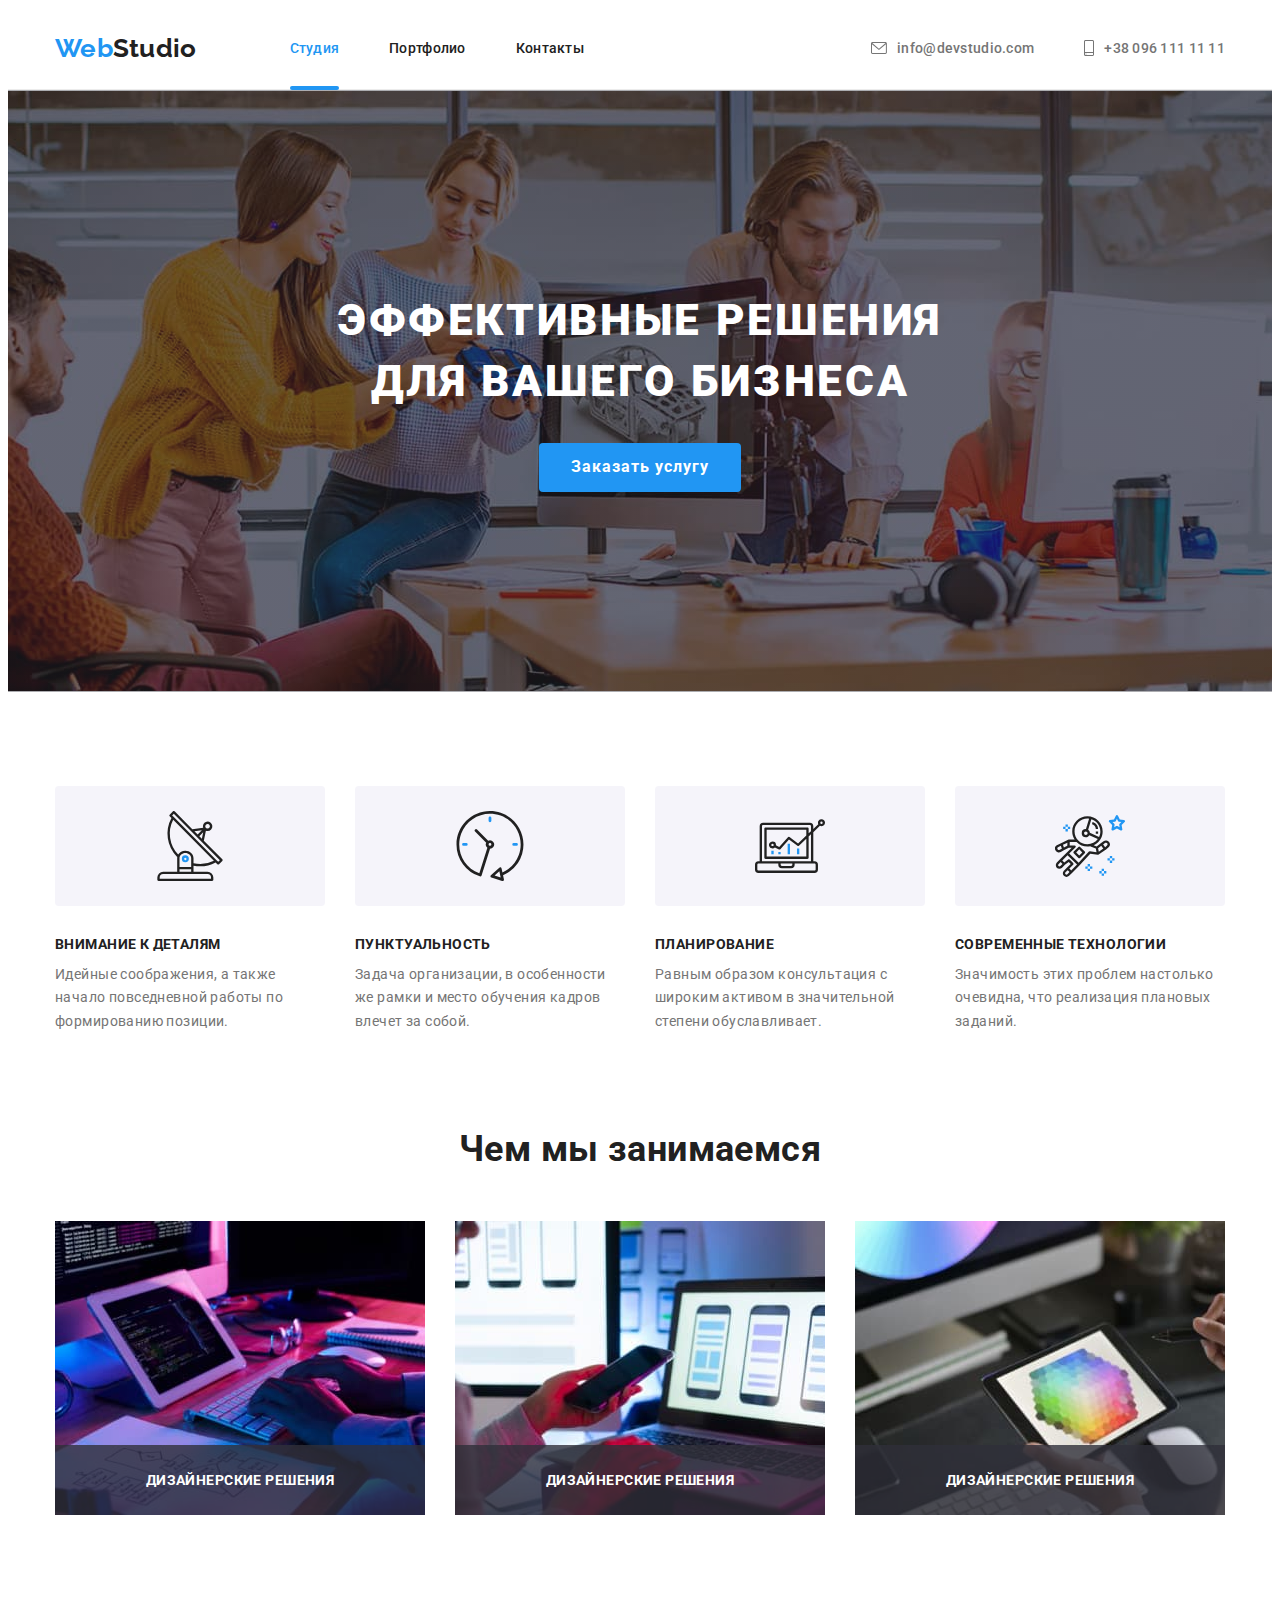
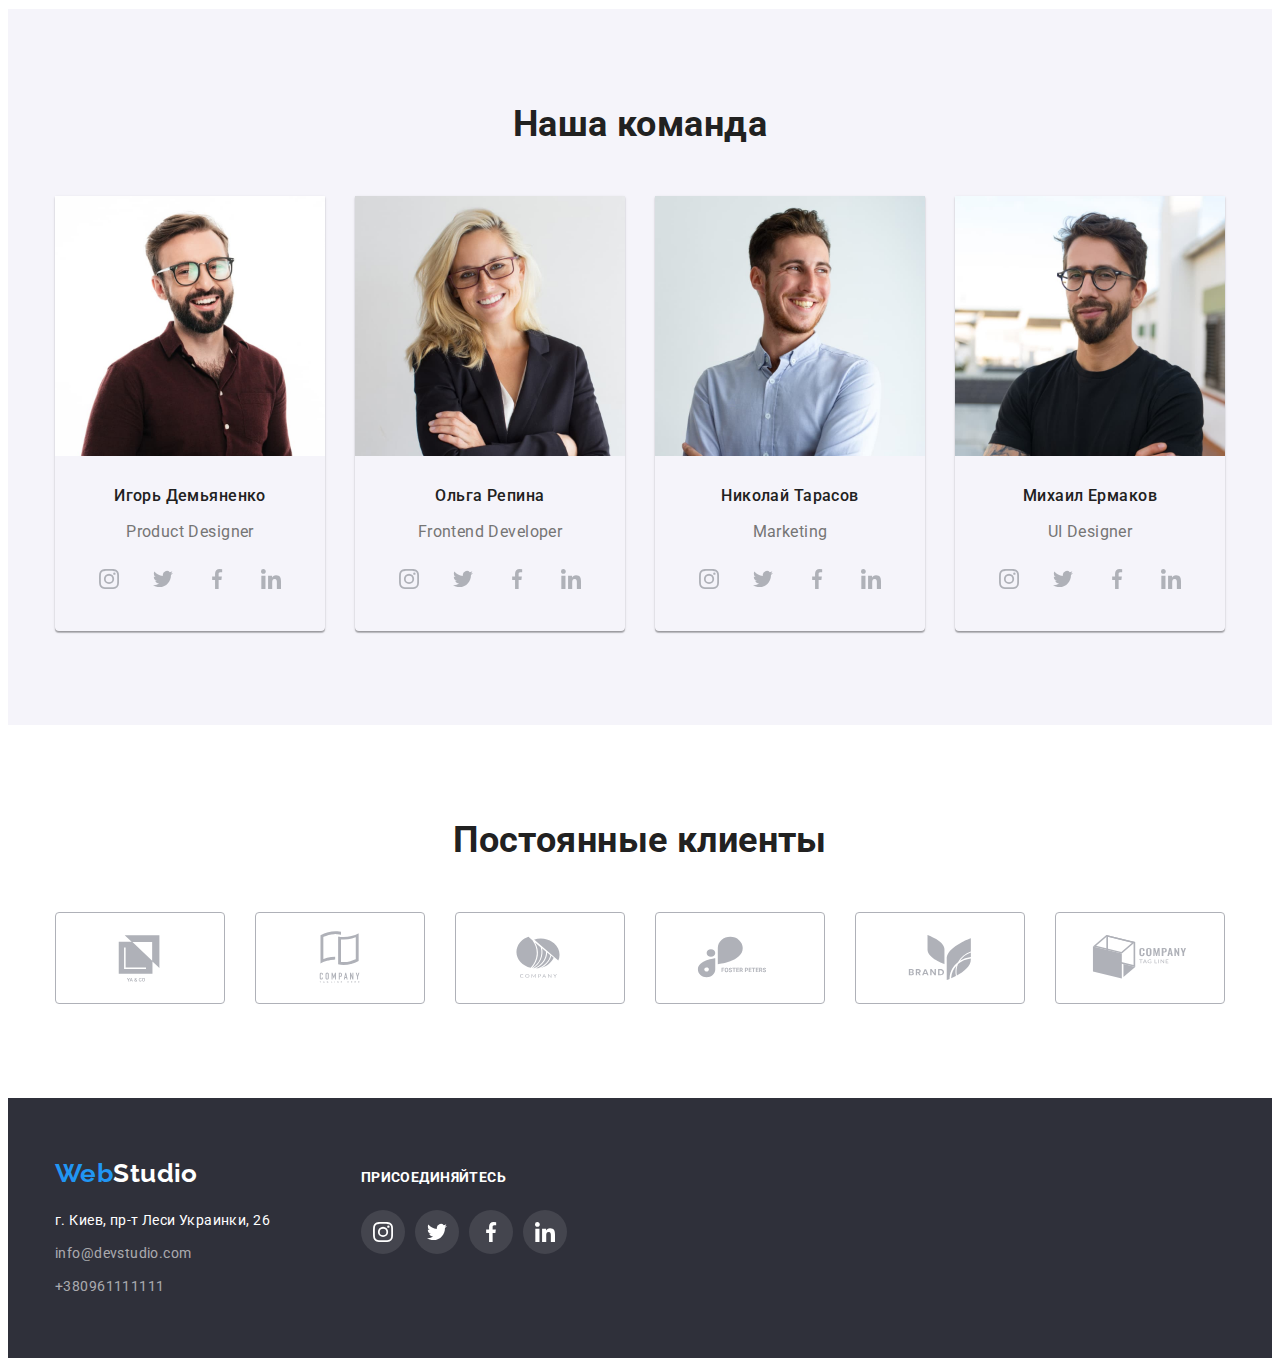
<file: index.html>
<!DOCTYPE html>
<html lang="ru">
  <head>
    <meta charset="UTF-8" />
    <meta http-equiv="X-UA-Compatible" content="IE=edge" />
    <meta name="viewport" content="width=device-width, initial-scale=1.0" />
    <link
      href="https://fonts.googleapis.com/css2?family=Raleway:wght@700&family=Roboto:wght@400;500;700;900&display=swap"
      rel="stylesheet"
    />
    <link
      rel="stylesheet"
      href="https://cdnjs.cloudflare.com/ajax/libs/modern-normalize/1.1.0/modern-normalize.min.css"
      integrity="sha512-wpPYUAdjBVSE4KJnH1VR1HeZfpl1ub8YT/NKx4PuQ5NmX2tKuGu6U/JRp5y+Y8XG2tV+wKQpNHVUX03MfMFn9Q=="
      crossorigin="anonymous"
      referrerpolicy="no-referrer"
    />
    <link rel="stylesheet" href="./css/main.css" />
    <title>WebStudio</title>
  </head>

  <body>
    <!--Site-nav-->
    <header class="header">
      <div class="conteiner main-nav">
        <a href="#" class="logo link"
          >Web<span class="header-logo-text">Studio</span>
        </a>
        <nav>
          <ul class="site-nav list">
            <li class="item">
              <a href="#" class="site-nav-current link current">Студия</a>
            </li>
            <li class="item">
              <a href="./portfolio.html" class="link">Портфолио</a>
            </li>
            <li class="item"><a href="#" class="link">Контакты</a></li>
          </ul>
        </nav>
        <ul class="contact-nav list">
          <li class="item contact-nav-item">
            <a href="mailto:info@devstudio.com" class="nav-link link">
              <svg class="contact-nav-icon" width="16px" height="12px">
                <use href="./images/icons.svg#icon-envelope"></use>
              </svg>
              info@devstudio.com</a
            >
          </li>
          <li class="item contact-nav-item">
            <a href="tel:+380961111111" class="nav-link link">
              <svg class="contact-nav-icon" width="10px" height="16px">
                <use href="./images/icons.svg#icon-smartphone"></use>
              </svg>
              +38 096 111 11 11</a
            >
          </li>
        </ul>
      </div>
    </header>
    <main>
      <!--Hero-->
      <section class="hero">
        <div class="conteiner">
          <h1 class="hero-title">Эффективные решения для вашего бизнеса</h1>
          <button type="button" class="button" data-modal-open>
            Заказать услугу
          </button>
        </div>
      </section>

      <!--feature-->
      <section class="section">
        <div class="conteiner">
          <ul class="feature-list card-set list">
            <li class="item icon-antenna">
              <h3 class="title">Внимание к деталям</h3>
              <p class="text">
                Идейные соображения, а также начало повседневной работы по
                формированию позиции.
              </p>
            </li>
            <li class="item icon-clock">
              <h3 class="title">Пунктуальность</h3>
              <p class="text">
                Задача организации, в особенности же рамки и место обучения
                кадров влечет за собой.
              </p>
            </li>
            <li class="item icon-diagram">
              <h3 class="title">Планирование</h3>
              <p class="text">
                Равным образом консультация с широким активом в значительной
                степени обуславливает.
              </p>
            </li>
            <li class="item icon-astronaut">
              <h3 class="title">Современные технологии</h3>
              <p class="text">
                Значимость этих проблем настолько очевидна, что реализация
                плановых заданий.
              </p>
            </li>
          </ul>
        </div>
      </section>

      <!--About-us-->

      <section class="section about">
        <div class="conteiner">
          <h2 class="section-title">Чем мы занимаемся</h2>
          <ul class="about-list card-set list">
            <li class="about-img">
              <img
                src="./images/about_us/close.jpg"
                alt="Программирование"
                width="370"
              />
              <div class="about-thumb">
                <h3 class="about-thumb-title">ДИЗАЙНЕРСКИЕ РЕШЕНИЯ</h3>
              </div>
            </li>
            <li class="about-img">
              <img
                src="./images/about_us/web.jpg"
                alt="Разработка"
                width="370"
              />
              <div class="about-thumb">
                <h3 class="about-thumb-title">ДИЗАЙНЕРСКИЕ РЕШЕНИЯ</h3>
              </div>
            </li>
            <li class="about-img">
              <img
                src="./images/about_us/creative.jpg"
                alt="Веб дизайн"
                width="370"
              />
              <div class="about-thumb">
                <h3 class="about-thumb-title">ДИЗАЙНЕРСКИЕ РЕШЕНИЯ</h3>
              </div>
            </li>
          </ul>
        </div>
      </section>

      <!--Our-team-->
      <section class="section team">
        <div class="conteiner">
          <h2 class="section-title">Наша команда</h2>
          <ul class="team-list card-set list">
            <li class="team-box">
              <img
                class="img"
                src="./images/our_team/team_Igor.jpg"
                alt="Игорь дизайн"
                width="270"
              />
              <div class="team-card">
                <h3 class="team-item">Игорь Демьяненко</h3>
                <p class="team-text">Product Designer</p>
                <ul class="social-list list">
                  <li class="social-item">
                    <a href="" class="social-link">
                      <svg class="social-icon" width="20" height="20">
                        <use href="./images/icons.svg#icon-instagram"></use>
                      </svg>
                    </a>
                  </li>
                  <li class="social-item">
                    <a href="" class="social-link">
                      <svg class="social-icon" width="20" height="20">
                        <use href="./images/icons.svg#icon-twitter"></use>
                      </svg>
                    </a>
                  </li>
                  <li class="social-item">
                    <a href="" class="social-link">
                      <svg class="social-icon" width="20" height="20">
                        <use href="./images/icons.svg#icon-facebook"></use>
                      </svg>
                    </a>
                  </li>
                  <li class="social-item">
                    <a href="" class="social-link">
                      <svg class="social-icon" width="20" height="20">
                        <use href="./images/icons.svg#icon-linkedin"></use>
                      </svg>
                    </a>
                  </li>
                </ul>
              </div>
            </li>
            <li class="team-box">
              <img
                class="img"
                src="./images/our_team/team_Olga.jpg"
                alt="Ольга разработка"
                width="270"
              />
              <div class="team-card">
                <h3 class="team-item">Ольга Репина</h3>
                <p class="team-text">Frontend Developer</p>
                <ul class="social-list list">
                  <li class="social-item">
                    <a href="" class="social-link">
                      <svg class="social-icon" width="20" height="20">
                        <use href="./images/icons.svg#icon-instagram"></use>
                      </svg>
                    </a>
                  </li>
                  <li class="social-item">
                    <a href="" class="social-link">
                      <svg class="social-icon" width="20" height="20">
                        <use href="./images/icons.svg#icon-twitter"></use>
                      </svg>
                    </a>
                  </li>
                  <li class="social-item">
                    <a href="" class="social-link">
                      <svg class="social-icon" width="20" height="20">
                        <use href="./images/icons.svg#icon-facebook"></use>
                      </svg>
                    </a>
                  </li>
                  <li class="social-item">
                    <a href="" class="social-link">
                      <svg class="social-icon" width="20" height="20">
                        <use href="./images/icons.svg#icon-linkedin"></use>
                      </svg>
                    </a>
                  </li>
                </ul>
              </div>
            </li>
            <li class="team-box">
              <img
                class="img"
                src="./images/our_team/team_Nikolay.jpg"
                alt="Николай маркетинг"
                width="270"
              />
              <div class="team-card">
                <h3 class="team-item">Николай Тарасов</h3>
                <p class="team-text">Marketing</p>
                <ul class="social-list list">
                  <li class="social-item">
                    <a href="" class="social-link">
                      <svg class="social-icon" width="20" height="20">
                        <use href="./images/icons.svg#icon-instagram"></use>
                      </svg>
                    </a>
                  </li>
                  <li class="social-item">
                    <a href="" class="social-link">
                      <svg class="social-icon" width="20" height="20">
                        <use href="./images/icons.svg#icon-twitter"></use>
                      </svg>
                    </a>
                  </li>
                  <li class="social-item">
                    <a href="" class="social-link">
                      <svg class="social-icon" width="20" height="20">
                        <use href="./images/icons.svg#icon-facebook"></use>
                      </svg>
                    </a>
                  </li>
                  <li class="social-item">
                    <a href="" class="social-link">
                      <svg class="social-icon" width="20" height="20">
                        <use href="./images/icons.svg#icon-linkedin"></use>
                      </svg>
                    </a>
                  </li>
                </ul>
              </div>
            </li>
            <li class="team-box">
              <img
                class="img"
                src="./images/our_team/team_Mihaylo.jpg"
                alt="Михаил дизайнер"
                width="270"
              />
              <div class="team-card">
                <h3 class="team-item">Михаил Ермаков</h3>
                <p class="team-text">UI Designer</p>
                <ul class="social-list list">
                  <li class="social-item">
                    <a href="" class="social-link">
                      <svg class="social-icon" width="20" height="20">
                        <use href="./images/icons.svg#icon-instagram"></use>
                      </svg>
                    </a>
                  </li>
                  <li class="social-item">
                    <a href="" class="social-link">
                      <svg class="social-icon" width="20" height="20">
                        <use href="./images/icons.svg#icon-twitter"></use>
                      </svg>
                    </a>
                  </li>
                  <li class="social-item">
                    <a href="" class="social-link">
                      <svg class="social-icon" width="20" height="20">
                        <use href="./images/icons.svg#icon-facebook"></use>
                      </svg>
                    </a>
                  </li>
                  <li class="social-item">
                    <a href="" class="social-link">
                      <svg class="social-icon" width="20" height="20">
                        <use href="./images/icons.svg#icon-linkedin"></use>
                      </svg>
                    </a>
                  </li>
                </ul>
              </div>
            </li>
          </ul>
        </div>
      </section>
    </main>
    <!--Clients-->
    <section class="section">
      <div class="conteiner">
        <h2 class="section-title">Постоянные клиенты</h2>
        <ul class="card-set list">
          <li class="clients-item">
            <a
              class="clients-link link"
              href="#"
              target="_blank"
              rel="noreferrer noopener nofollow"
            >
              <svg class="client-icon">
                <use href="./images/icons.svg#icon-client-logo-1"></use>
              </svg>
            </a>
          </li>
          <li class="clients-item">
            <a
              class="clients-link link"
              href="#"
              target="_blank"
              rel="noreferrer noopener nofollow"
            >
              <svg class="client-icon">
                <use href="./images/icons.svg#icon-client-logo-2"></use>
              </svg>
            </a>
          </li>
          <li class="clients-item">
            <a
              class="clients-link link"
              href="#"
              target="_blank"
              rel="noreferrer noopener nofollow"
            >
              <svg class="client-icon">
                <use href="./images/icons.svg#icon-client-logo-3"></use>
              </svg>
            </a>
          </li>
          <li class="clients-item">
            <a
              class="clients-link link"
              href="#"
              target="_blank"
              rel="noreferrer noopener nofollow"
            >
              <svg class="client-icon">
                <use href="./images/icons.svg#icon-client-logo-4"></use>
              </svg>
            </a>
          </li>
          <li class="clients-item">
            <a
              class="clients-link link"
              href="#"
              target="_blank"
              rel="noreferrer noopener nofollow"
            >
              <svg class="client-icon">
                <use href="./images/icons.svg#icon-client-logo-5"></use>
              </svg>
            </a>
          </li>
          <li class="clients-item">
            <a
              class="clients-link link"
              href="#"
              target="_blank"
              rel="noreferrer noopener nofollow"
            >
              <svg class="client-icon">
                <use href="./images/icons.svg#icon-client-logo-6"></use>
              </svg>
            </a>
          </li>
        </ul>
      </div>
    </section>
    <!--Basement-->
    <footer class="basement">
      <div class="conteiner footer-nav">
        <div class="footer-address">
          <a href="#" class="logo link"
            >Web<span class="basement-logo-text">Studio</span>
          </a>
          <address class="address">
            <ul class="list">
              <li class="basement-item">
                <a
                  class="basement-link link"
                  href="https://goo.gl/maps/DohBmXVmKKmNJgUr5"
                  target="_blank"
                  rel="noreferrer noopener"
                  >г. Киев, пр-т Леси Украинки, 26</a
                >
              </li>
              <li class="basement-item">
                <a href="mailto:info@devstudio.com" class="basement-link link"
                  >info@devstudio.com</a
                >
              </li>
              <li class="basement-item">
                <a href="tel:+380961111111" class="basement-link link"
                  >+380961111111</a
                >
              </li>
            </ul>
          </address>
        </div>
        <div class="social-footer">
          <h2 class="footer-social-title">ПРИСОЕДИНЯЙТЕСЬ</h2>
          <ul class="social-list list">
            <li class="social-item">
              <a href="" class="social-link">
                <svg class="social-icon" width="20" height="20">
                  <use href="./images/icons.svg#icon-instagram"></use>
                </svg>
              </a>
            </li>
            <li class="social-item">
              <a href="" class="social-link">
                <svg class="social-icon" width="20" height="20">
                  <use href="./images/icons.svg#icon-twitter"></use>
                </svg>
              </a>
            </li>
            <li class="social-item">
              <a href="" class="social-link">
                <svg class="social-icon" width="20" height="20">
                  <use href="./images/icons.svg#icon-facebook"></use>
                </svg>
              </a>
            </li>
            <li class="social-item">
              <a href="" class="social-link">
                <svg class="social-icon" width="20" height="20">
                  <use href="./images/icons.svg#icon-linkedin"></use>
                </svg>
              </a>
            </li>
          </ul>
        </div>
      </div>
    </footer>
    <div class="backdrop is-hidden" data-modal>
      <div class="modal">
        <button type="button" class="modal-close-button" data-modal-close>
          <svg class="modal-close-icon" width="11" height="11">
            <use href="./images/icons.svg#icon-close"></use>
          </svg>
        </button>
      </div>
    </div>
    <script src="./js/modal.js"></script>
  </body>
</html>
</file>
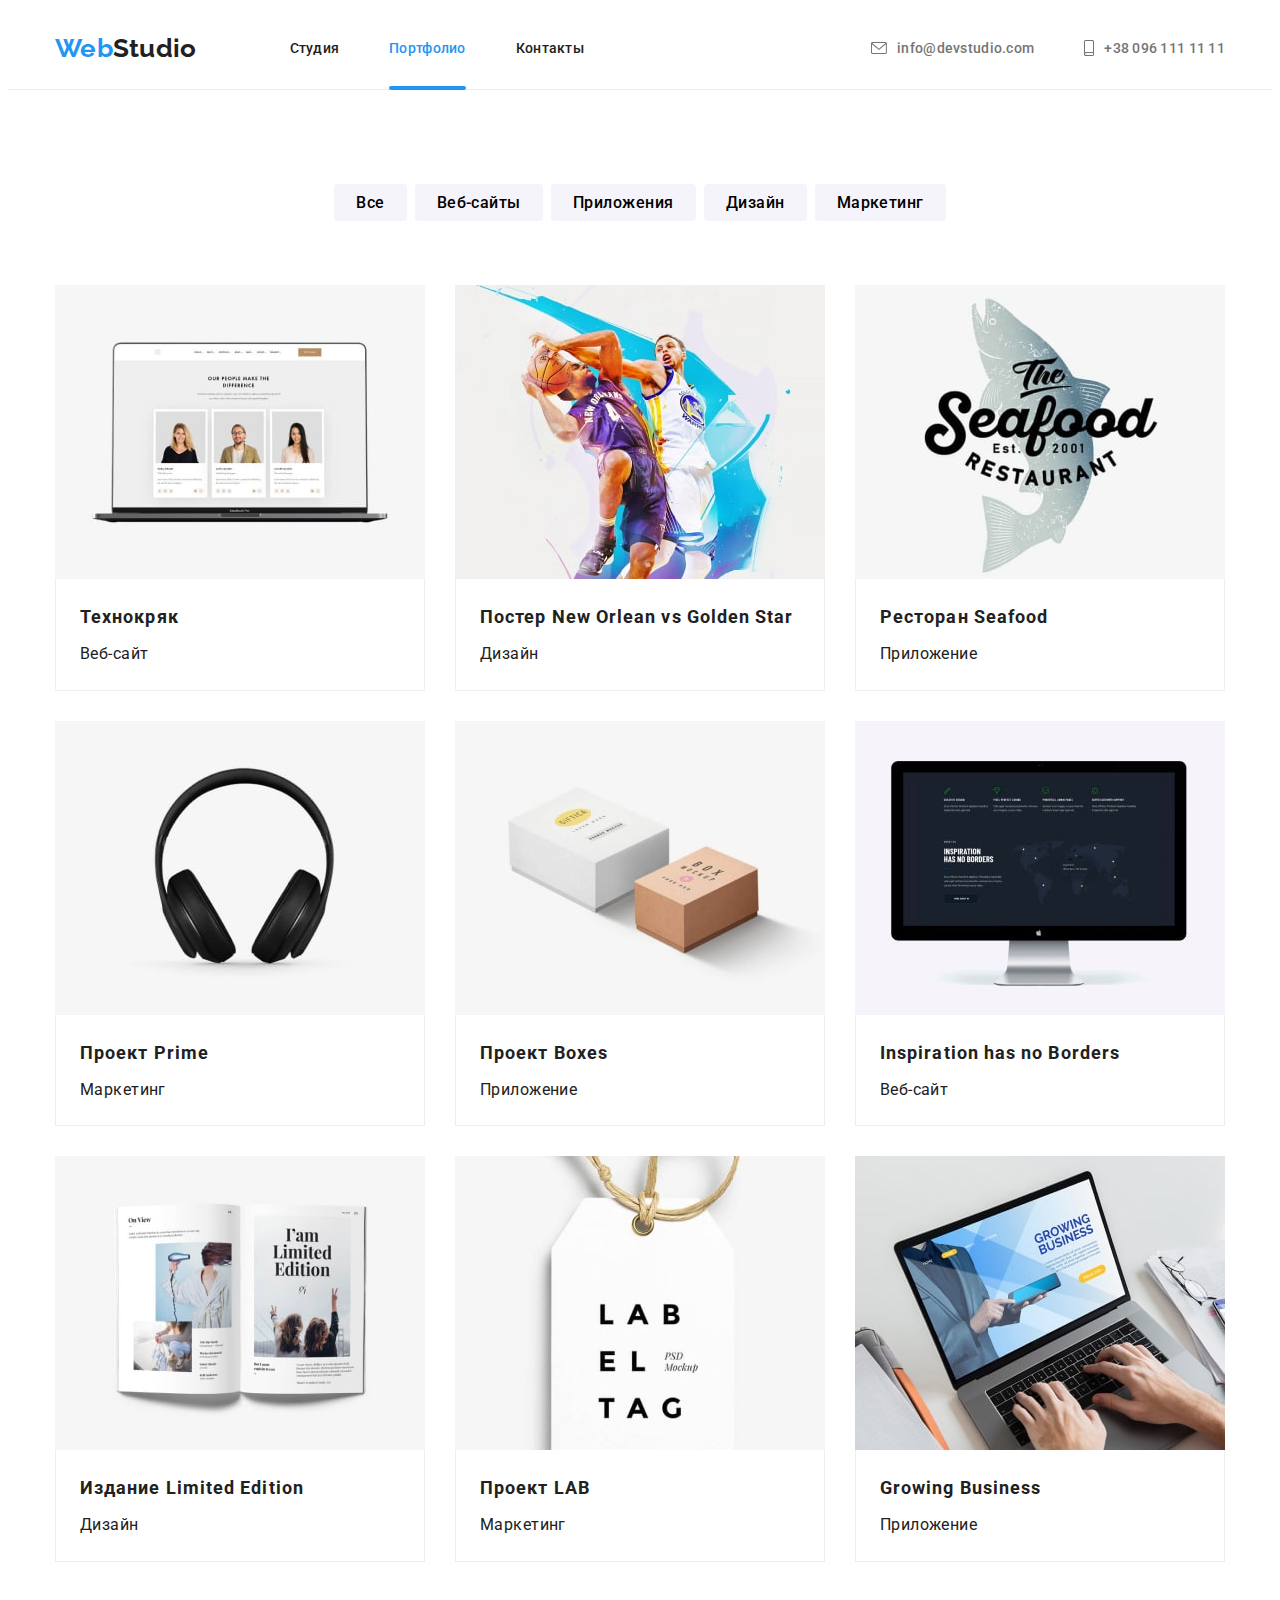
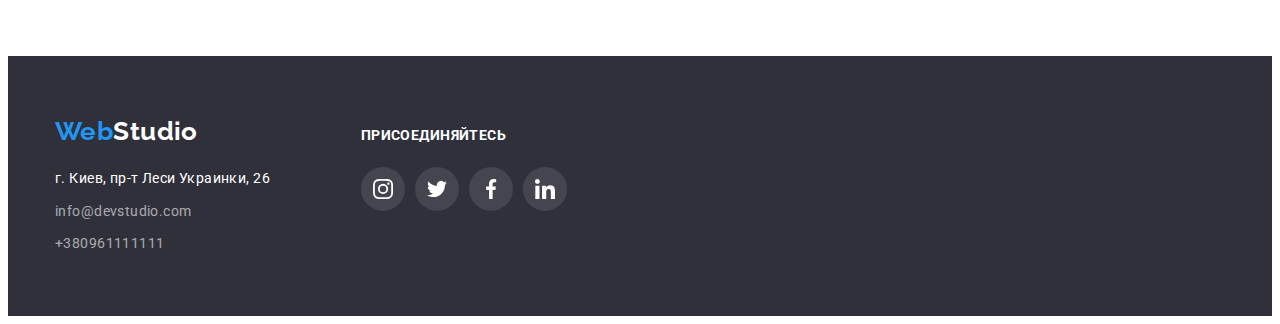
<file: portfolio.html>
<!DOCTYPE html>
<html lang="ru">
  <head>
    <meta charset="UTF-8" />
    <meta http-equiv="X-UA-Compatible" content="IE=edge" />
    <meta name="viewport" content="width=device-width, initial-scale=1.0" />
    <link
      href="https://fonts.googleapis.com/css2?family=Raleway:wght@700&family=Roboto:wght@400;500;700;900&display=swap"
      rel="stylesheet"
    />
    <link rel="stylesheet" href="./css/main.css" />
    <title>Portfolio</title>
  </head>
  <body>
    <!--Site-nav-->
    <header class="header">
      <div class="conteiner main-nav">
        <a href="#" class="logo link"
          >Web<span class="header-logo-text">Studio</span>
        </a>
        <nav>
          <ul class="site-nav list">
            <li class="item">
              <a href="./index.html" class="link">Студия</a>
            </li>
            <li class="item">
              <a href="#" class="site-nav-current link current">Портфолио</a>
            </li>
            <li class="item"><a href="#" class="link">Контакты</a></li>
          </ul>
        </nav>
        <ul class="contact-nav list">
          <li class="item contact-nav-item">
            <a href="mailto:info@devstudio.com" class="nav-link link">
              <svg class="contact-nav-icon" width="16px" height="12px">
                <use href="./images/icons.svg#icon-envelope"></use>
              </svg>
              info@devstudio.com</a
            >
          </li>
          <li class="item contact-nav-item">
            <a href="tel:+380961111111" class="nav-link link">
              <svg class="contact-nav-icon" width="10px" height="16px">
                <use href="./images/icons.svg#icon-smartphone"></use>
              </svg>
              +38 096 111 11 11</a
            >
          </li>
        </ul>
      </div>
    </header>
    <main>
      <section class="section portfolio">
        <div class="conteiner">
          <h1 class="visually-hidden">Portfolio</h1>
          <ul class="portfolio-btn list">
            <li class="portfolio-li">
              <button type="button" class="button portfolio-filter">Все</button>
            </li>
            <li class="portfolio-li">
              <button type="button" class="button portfolio-filter">
                Веб-сайты
              </button>
            </li>
            <li class="portfolio-li">
              <button type="button" class="button portfolio-filter">
                Приложения
              </button>
            </li>
            <li class="portfolio-li">
              <button type="button" class="button portfolio-filter">
                Дизайн
              </button>
            </li>
            <li class="portfolio-li">
              <button type="button" class="button portfolio-filter">
                Маркетинг
              </button>
            </li>
          </ul>
          <ul class="portfolio-list card-set list">
            <li class="portfolio-item">
              <a
                href="#"
                target="_blank"
                rel="noreferrer noopener nofollow"
                class="portfolio-link link"
              >
                <div class="portfolio-overlay">
                  <img
                    class="portfolio-img"
                    src="./images/portfolio/texnokrack.jpg"
                    alt="Технокряк"
                    width="370"
                  />
                  <p class="portfolio-overlay-text">
                    Ресурс предлагает комплексные предложения с разным уровнем
                    функционала и сервисов. Все это позволит посетителю получить
                    исчерпывающие сведения о компании или частном лице.
                  </p>
                </div>
                <div class="portfolio-card">
                  <h2 class="portfolio-title">Технокряк</h2>
                  <p class="portfolio-text">Веб-сайт</p>
                </div>
              </a>
            </li>
            <li class="portfolio-item">
              <a
                href="#"
                target="_blank"
                rel="noreferrer noopener nofollow"
                class="portfolio-link link"
              >
                <div class="portfolio-overlay">
                  <img
                    class="portfolio-img"
                    src="./images/portfolio/poster_new_orlean.jpg"
                    alt="Постер New Orlean vs Golden Star"
                  />
                  <p class="portfolio-overlay-text">
                    Ресурс предлагает комплексные предложения с разным уровнем
                    функционала и сервисов. Все это позволит посетителю получить
                    исчерпывающие сведения о компании или частном лице.
                  </p>
                </div>
                <div class="portfolio-card">
                  <h2 class="portfolio-title">
                    Постер New Orlean vs Golden Star
                  </h2>
                  <p class="portfolio-text">Дизайн</p>
                </div>
              </a>
            </li>
            <li class="portfolio-item">
              <a
                href="#"
                target="_blank"
                rel="noreferrer noopener nofollow"
                class="portfolio-link link"
              >
                <div class="portfolio-overlay">
                  <img
                    class="portfolio-img"
                    src="./images/portfolio/restoran_seafood.jpg"
                    alt="Ресторан Seafood"
                    width="370"
                  />
                  <p class="portfolio-overlay-text">
                    Ресурс предлагает комплексные предложения с разным уровнем
                    функционала и сервисов. Все это позволит посетителю получить
                    исчерпывающие сведения о компании или частном лице.
                  </p>
                </div>
                <div class="portfolio-card">
                  <h2 class="portfolio-title">Ресторан Seafood</h2>
                  <p class="portfolio-text">Приложение</p>
                </div>
              </a>
            </li>
            <li class="portfolio-item">
              <a
                href="#"
                target="_blank"
                rel="noreferrer noopener nofollow"
                class="portfolio-link link"
              >
                <div class="portfolio-overlay">
                  <img
                    class="portfolio-img"
                    src="./images/portfolio/project_prime.jpg"
                    alt="Проект Prime"
                    width="370"
                  />
                  <p class="portfolio-overlay-text">
                    Ресурс предлагает комплексные предложения с разным уровнем
                    функционала и сервисов. Все это позволит посетителю получить
                    исчерпывающие сведения о компании или частном лице.
                  </p>
                </div>
                <div class="portfolio-card">
                  <h2 class="portfolio-title">Проект Prime</h2>
                  <p class="portfolio-text">Маркетинг</p>
                </div>
              </a>
            </li>
            <li class="portfolio-item">
              <a
                href="#"
                target="_blank"
                rel="noreferrer noopener nofollow"
                class="portfolio-link link"
              >
                <div class="portfolio-overlay">
                  <img
                    class="portfolio-img"
                    src="./images/portfolio/project_boxes.jpg"
                    alt="Проект Boxes"
                    width="370"
                  />
                  <p class="portfolio-overlay-text">
                    Ресурс предлагает комплексные предложения с разным уровнем
                    функционала и сервисов. Все это позволит посетителю получить
                    исчерпывающие сведения о компании или частном лице.
                  </p>
                </div>
                <div class="portfolio-card">
                  <h2 class="portfolio-title">Проект Boxes</h2>
                  <p class="portfolio-text">Приложение</p>
                </div>
              </a>
            </li>
            <li class="portfolio-item">
              <a
                href="#"
                target="_blank"
                rel="noreferrer noopener nofollow"
                class="portfolio-link link"
              >
                <div class="portfolio-overlay">
                  <img
                    class="portfolio-img"
                    src="./images/portfolio/inspiration_borders.jpg"
                    alt="Inspiration
            has no Borders"
                    width="370"
                  />
                  <p class="portfolio-overlay-text">
                    Ресурс предлагает комплексные предложения с разным уровнем
                    функционала и сервисов. Все это позволит посетителю получить
                    исчерпывающие сведения о компании или частном лице.
                  </p>
                </div>
                <div class="portfolio-card">
                  <h2 class="portfolio-title">Inspiration has no Borders</h2>
                  <p class="portfolio-text">Веб-сайт</p>
                </div>
              </a>
            </li>
            <li class="portfolio-item">
              <a
                href="#"
                target="_blank"
                rel="noreferrer noopener nofollow"
                class="portfolio-link link"
              >
                <div class="portfolio-overlay">
                  <img
                    class="portfolio-img"
                    src="./images/portfolio/limited_edition.jpg"
                    alt="Издание Limited
            Edition"
                    width="370"
                  />
                  <p class="portfolio-overlay-text">
                    Ресурс предлагает комплексные предложения с разным уровнем
                    функционала и сервисов. Все это позволит посетителю получить
                    исчерпывающие сведения о компании или частном лице.
                  </p>
                </div>
                <div class="portfolio-card">
                  <h2 class="portfolio-title">Издание Limited Edition</h2>
                  <p class="portfolio-text">Дизайн</p>
                </div>
              </a>
            </li>
            <li class="portfolio-item">
              <a
                href="#"
                target="_blank"
                rel="noreferrer noopener nofollow"
                class="portfolio-link link"
              >
                <div class="portfolio-overlay">
                  <img
                    class="portfolio-img"
                    src="./images/portfolio/lab.jpg"
                    alt="Проект LAB"
                    width="370"
                  />
                  <p class="portfolio-overlay-text">
                    Ресурс предлагает комплексные предложения с разным уровнем
                    функционала и сервисов. Все это позволит посетителю получить
                    исчерпывающие сведения о компании или частном лице.
                  </p>
                </div>
                <div class="portfolio-card">
                  <h2 class="portfolio-title">Проект LAB</h2>
                  <p class="portfolio-text">Маркетинг</p>
                </div>
              </a>
            </li>
            <li class="portfolio-item">
              <a
                href="#"
                target="_blank"
                rel="noreferrer noopener nofollow"
                class="portfolio-link link"
              >
                <div class="portfolio-overlay">
                  <img
                    src="./images/portfolio/growing_business.jpg"
                    alt="Growing
            Business"
                    width="370"
                  />
                  <p class="portfolio-overlay-text">
                    Ресурс предлагает комплексные предложения с разным уровнем
                    функционала и сервисов. Все это позволит посетителю получить
                    исчерпывающие сведения о компании или частном лице.
                  </p>
                </div>
                <div class="portfolio-card">
                  <h2 class="portfolio-title">Growing Business</h2>
                  <p class="portfolio-text">Приложение</p>
                </div>
              </a>
            </li>
          </ul>
        </div>
      </section>
    </main>

    <!--Basement-->
    <footer class="basement">
      <div class="conteiner footer-nav">
        <div class="footer-address">
          <a href="#" class="logo link"
            >Web<span class="basement-logo-text">Studio</span>
          </a>
          <address class="address">
            <ul class="list">
              <li class="basement-item">
                <a
                  class="basement-link link"
                  href="https://goo.gl/maps/DohBmXVmKKmNJgUr5"
                  target="_blank"
                  rel="noreferrer noopener"
                  >г. Киев, пр-т Леси Украинки, 26</a
                >
              </li>
              <li class="basement-item">
                <a href="mailto:info@devstudio.com" class="basement-link link"
                  >info@devstudio.com</a
                >
              </li>
              <li class="basement-item">
                <a href="tel:+380961111111" class="basement-link link"
                  >+380961111111</a
                >
              </li>
            </ul>
          </address>
        </div>
        <div class="social-footer">
          <h2 class="footer-social-title">ПРИСОЕДИНЯЙТЕСЬ</h2>
          <ul class="social-list">
            <li class="social-item list">
              <a href="" class="social-link">
                <svg class="social-icon" width="20" height="20">
                  <use href="./images/icons.svg#icon-instagram"></use>
                </svg>
              </a>
            </li>
            <li class="social-item list">
              <a href="" class="social-link">
                <svg class="social-icon" width="20" height="20">
                  <use href="./images/icons.svg#icon-twitter"></use>
                </svg>
              </a>
            </li>
            <li class="social-item list">
              <a href="" class="social-link">
                <svg class="social-icon" width="20" height="20">
                  <use href="./images/icons.svg#icon-facebook"></use>
                </svg>
              </a>
            </li>
            <li class="social-item list">
              <a href="" class="social-link">
                <svg class="social-icon" width="20" height="20">
                  <use href="./images/icons.svg#icon-linkedin"></use>
                </svg>
              </a>
            </li>
          </ul>
        </div>
      </div>
    </footer>
  </body>
</html>
</file>
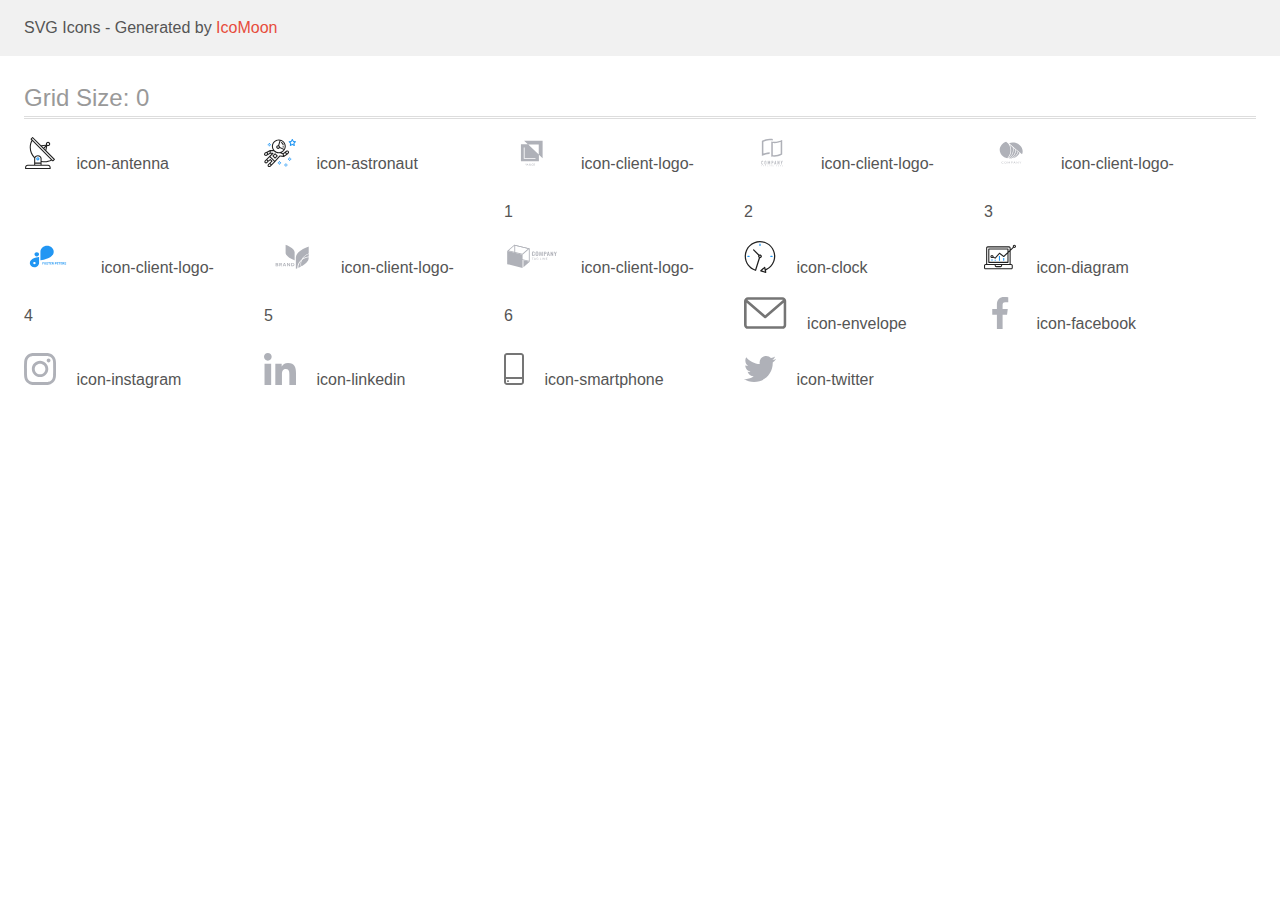
<file: images/icomoon/demo.html>
<!doctype html>
<html>
<head>
    <title>IcoMoon - SVG Icons</title>
    <meta charset="utf-8">
    <meta name="viewport" content="width=device-width, initial-scale=1">
    <link rel="stylesheet" href="demo-files/demo.css">
    <link rel="stylesheet" href="style.css">
</head>
<body>
<svg aria-hidden="true" style="position: absolute; width: 0; height: 0; overflow: hidden;" version="1.1" xmlns="http://www.w3.org/2000/svg" xmlns:xlink="http://www.w3.org/1999/xlink">
<defs>
<symbol id="icon-antenna" viewBox="0 0 32 32">
<path fill="#212121" style="fill: var(--color1, #212121)" d="M30.773 22.098l-8.443-8.505 0.937-4.616c0.225 0.090 0.485 0.144 0.758 0.146h0.007c0.008 0 0.017 0 0.026 0 1.192 0 2.159-0.967 2.159-2.159s-0.967-2.159-2.159-2.159c-1.192 0-2.159 0.967-2.159 2.159 0 0.259 0.046 0.508 0.13 0.739l-0.005-0.015-4.96 0.606-8.091-8.133c-0.096-0.098-0.229-0.159-0.376-0.16h-0c-0.14 0.001-0.274 0.057-0.373 0.155l-1.512 1.504c-0.096 0.097-0.156 0.23-0.156 0.377s0.060 0.281 0.156 0.377v0l0.814 0.825c-1.143 2.062-1.816 4.522-1.816 7.139 0 4.106 1.656 7.824 4.336 10.525l-0.001-0.001c0.043 0.041 0.092 0.074 0.146 0.097-0.032 0.164-0.051 0.353-0.052 0.546v6.188h-6.4c-1.472 0.001-2.666 1.194-2.667 2.666v1.067c0 0.295 0.239 0.534 0.534 0.534h24.534c0.294 0 0.533-0.239 0.533-0.534v-1.067c-0.002-1.472-1.195-2.665-2.666-2.666h-6.4v-2.742c1.003 0.21 2.024 0.317 3.049 0.32 2.58-0.003 5.005-0.663 7.117-1.822l-0.077 0.039 0.818 0.823c0.099 0.101 0.235 0.159 0.376 0.16 0.14-0.001 0.274-0.057 0.373-0.155l1.512-1.504c0.096-0.097 0.156-0.23 0.156-0.377s-0.060-0.281-0.156-0.377v0zM23.28 6.233c0.193-0.192 0.459-0.31 0.752-0.31 0.589 0 1.067 0.478 1.067 1.066s-0.477 1.066-1.067 1.066c-0 0-0 0-0 0h-0.004c-0.587-0.003-1.061-0.479-1.061-1.066 0-0.295 0.12-0.563 0.314-0.756l0-0h-0.002zM22.024 9.737l-0.598 2.946-1.175-1.183 1.774-1.763zM21.419 8.835l-1.92 1.909-1.486-1.493 3.406-0.416zM24.004 28.8c0.884 0 1.6 0.716 1.6 1.6v0 0.534h-23.466v-0.534c0-0.884 0.716-1.6 1.6-1.6v0h20.267zM16.538 26.666v1.067h-5.334v-1.067h5.334zM11.204 25.6v-4.053c0-1.294 1.196-2.346 2.667-2.346s2.667 1.053 2.667 2.346v4.053h-5.334zM17.604 23.904v-2.357c0-1.882-1.675-3.413-3.733-3.413-0.017-0-0.038-0-0.058-0-1.353 0-2.54 0.707-3.213 1.771l-0.009 0.016c-2.36-2.482-3.812-5.846-3.812-9.55 0-2.314 0.567-4.496 1.569-6.414l-0.036 0.077 18.602 18.709c-1.823 0.947-3.979 1.502-6.266 1.502-1.079 0-2.128-0.124-3.136-0.357l0.093 0.018zM28.893 23.22l-21.057-21.181 0.754-0.752 7.935 7.98c0.004 0 0.006 0.007 0.010 0.010l13.114 13.191-0.757 0.752z"></path>
<path fill="#2196f3" style="fill: var(--color2, #2196f3)" d="M13.876 20.267h-0.005c-0.001 0-0.002 0-0.002 0-0.884 0-1.6 0.716-1.6 1.6s0.715 1.599 1.597 1.6h0.005c0.001 0 0.001 0 0.002 0 0.884 0 1.6-0.716 1.6-1.6s-0.715-1.599-1.598-1.6h-0zM14.249 22.245c-0.096 0.096-0.229 0.155-0.376 0.155-0.295 0-0.534-0.239-0.534-0.534s0.238-0.533 0.532-0.533h0c0.293 0.001 0.531 0.239 0.531 0.533 0 0.148-0.060 0.282-0.157 0.378l-0 0h0.005z"></path>
</symbol>
<symbol id="icon-astronaut" viewBox="0 0 32 32">
<path fill="#2196f3" style="fill: var(--color2, #2196f3)" d="M31.974 4.524c-0.064-0.191-0.227-0.332-0.427-0.362l-0.003-0-1.911-0.278-0.855-1.731c-0.179-0.365-0.777-0.365-0.956 0l-0.855 1.731-1.911 0.278c-0.26 0.039-0.457 0.26-0.457 0.528 0 0.15 0.062 0.285 0.161 0.382l1.383 1.348-0.326 1.903c-0.034 0.2 0.048 0.402 0.212 0.522 0.166 0.12 0.383 0.135 0.562 0.040l1.709-0.899 1.709 0.899c0.072 0.038 0.157 0.061 0.247 0.061 0.295 0 0.534-0.239 0.534-0.534 0-0.031-0.003-0.062-0.008-0.092l0 0.003-0.326-1.903 1.383-1.348c0.099-0.097 0.161-0.233 0.161-0.382 0-0.059-0.009-0.115-0.027-0.168l0.001 0.004zM29.511 5.851c-0.126 0.122-0.183 0.299-0.153 0.472l0.191 1.114-1-0.526c-0.072-0.039-0.158-0.062-0.249-0.062s-0.177 0.023-0.252 0.063l0.003-0.001-1 0.526 0.191-1.114c0.005-0.027 0.008-0.059 0.008-0.091 0-0.149-0.061-0.285-0.16-0.381l-0-0-0.811-0.79 1.119-0.162c0.174-0.025 0.324-0.134 0.402-0.292l0.5-1.013 0.5 1.013c0.078 0.158 0.228 0.267 0.402 0.292l1.119 0.162-0.809 0.79zM26.134 20.522h-1.067v1.067h1.067v-1.067zM26.134 22.656h-1.067v1.066h1.067v-1.066zM27.2 21.589h-1.067v1.067h1.067v-1.067zM25.067 21.589h-1.067v1.067h1.067v-1.067zM22.4 26.389h-1.067v1.067h1.067v-1.067zM22.4 28.523h-1.067v1.067h1.067v-1.067zM23.467 27.456h-1.067v1.067h1.067v-1.067zM21.334 27.456h-1.067v1.067h1.067v-1.067zM16 24.256h-1.066v1.067h1.066v-1.067zM16 26.389h-1.066v1.067h1.066v-1.067zM17.067 25.322h-1.067v1.067h1.067v-1.067zM14.934 25.322h-1.067v1.067h1.067v-1.067zM5.867 6.122h-1.066v1.066h1.066v-1.066zM5.867 8.256h-1.066v1.066h1.066v-1.066zM6.933 7.189h-1.067v1.067h1.066v-1.067zM4.8 7.189h-1.067v1.067h1.067v-1.067z"></path>
<path fill="#212121" style="fill: var(--color1, #212121)" d="M24.715 14.16c-0.28-0.376-0.698-0.636-1.179-0.703l-0.009-0.001c-0.076-0.012-0.164-0.018-0.254-0.018-0.411 0-0.789 0.139-1.090 0.373l0.004-0.003-1.253 0.96-1.898 1.417-1.358-0.541c2.421-1.086 4.113-3.508 4.113-6.32 0-3.823-3.122-6.934-6.961-6.934s-6.961 3.11-6.961 6.934c0 1.386 0.415 2.674 1.12 3.759l-2.768-0.024c-0.009 0-0.016 0.005-0.023 0.005-0.057 0.003-0.11 0.014-0.159 0.033l0.004-0.001c-0.013 0.005-0.026 0.007-0.038 0.013-0.006 0.003-0.013 0.003-0.019 0.006l-3.233 1.596c-0 0-0.001 0-0.001 0.001l-1.893 0.91c-0.024 0.011-0.045 0.023-0.065 0.036l0.001-0.001c-0.482 0.324-0.795 0.867-0.795 1.483 0 0.297 0.073 0.577 0.201 0.823l-0.005-0.010c0.22 0.424 0.592 0.742 1.043 0.885l0.013 0.003c0.161 0.053 0.345 0.083 0.537 0.083 0.308 0 0.598-0.078 0.851-0.216l-0.009 0.005 1.388-0.738 2.264-1.169 1.357-0.008-5.442 5.415c0 0.001-0.001 0.001-0.001 0.001l-1.339 1.333c-0.303 0.299-0.491 0.714-0.491 1.173 0 0.002 0 0.003 0 0.005v-0c0.002 0.919 0.748 1.664 1.667 1.664 0.001 0 0.002 0 0.002 0h-0c0.428 0 0.854-0.162 1.18-0.485l1.314-1.309 1.741-1.3 0.901 0.897-3.102 3.088c-0.303 0.299-0.491 0.714-0.491 1.173 0 0.001 0 0.003 0 0.004v-0c0 0.445 0.174 0.864 0.49 1.179 0.302 0.3 0.717 0.485 1.176 0.485 0.001 0 0.002 0 0.003 0h-0c0.427 0 0.855-0.162 1.18-0.485l4.488-4.472c0.007-0.006 0.016-0.009 0.022-0.016l5.166-5.658 3.471 0.494c0.025 0.004 0.050 0.006 0.075 0.006 0.064 0 0.127-0.016 0.187-0.038 0.017-0.006 0.032-0.015 0.049-0.023 0.019-0.010 0.039-0.015 0.058-0.027l3.213-2.133c0.012-0.008 0.018-0.021 0.029-0.030 0.013-0.010 0.029-0.014 0.041-0.026l1.271-1.191c0.348-0.326 0.564-0.787 0.564-1.3 0-0.4-0.132-0.769-0.355-1.066l0.003 0.005zM2.13 17.77c-0.098 0.054-0.215 0.086-0.34 0.086-0.078 0-0.153-0.013-0.224-0.036l0.005 0.001c-0.294-0.093-0.504-0.364-0.504-0.683 0-0.235 0.114-0.444 0.289-0.575l0.002-0.001 1.314-0.632 0.316 0.924 0.133 0.389-0.992 0.527zM5.627 15.942l-1.548 0.8-0.255-0.746-0.184-0.537 2.027-1.001-0.040 1.484zM20.727 9.322c0 0.918-0.219 1.785-0.599 2.56l-4.181-1.899c-0.044-0.575-0.342-1.072-0.782-1.384l-0.006-0.004 1.464-4.861c2.377 0.757 4.104 2.975 4.104 5.588zM8.938 9.322c0-3.235 2.644-5.867 5.894-5.867 0.253 0 0.5 0.022 0.745 0.053l-1.432 4.753c-0.019 0-0.037-0.006-0.057-0.006-0 0-0.001 0-0.001 0-1.032 0-1.869 0.835-1.872 1.867v0c0.003 1.031 0.84 1.867 1.872 1.867 0 0 0 0 0.001 0h-0c0.695 0 1.295-0.383 1.618-0.944l3.863 1.755c-1.075 1.447-2.795 2.39-4.737 2.39-3.25 0-5.894-2.632-5.894-5.867zM14.895 10.122c0 0.441-0.362 0.8-0.806 0.8-0 0-0.001 0-0.001 0-0.443 0-0.802-0.358-0.804-0.8v-0c0-0.441 0.361-0.8 0.806-0.8s0.806 0.359 0.806 0.8zM2.464 25.146c-0.11 0.109-0.261 0.176-0.428 0.176s-0.317-0.067-0.427-0.175l0 0c-0.109-0.108-0.176-0.257-0.176-0.422s0.067-0.314 0.176-0.422l0-0 0.962-0.959 0.852 0.848-0.959 0.954zM5.678 28.88c-0.11 0.109-0.261 0.176-0.428 0.176s-0.317-0.067-0.427-0.175l0 0c-0.109-0.108-0.176-0.257-0.176-0.422s0.067-0.314 0.176-0.422l0-0 0.963-0.959 0.852 0.848-0.96 0.955zM9.16 25.411l-0.001 0.001-1.765 1.76-0.852-0.848 1.765-1.757c0.040-0.040 0.065-0.088 0.090-0.136 0.007-0.014 0.020-0.026 0.026-0.040 0.016-0.041 0.019-0.085 0.026-0.128 0.003-0.025 0.014-0.048 0.014-0.073 0-0.035-0.013-0.070-0.020-0.105-0.006-0.032-0.006-0.064-0.019-0.096-0.025-0.053-0.055-0.098-0.092-0.138l0 0c-0.010-0.012-0.014-0.026-0.025-0.038h-0.001s0-0.001-0.001-0.002l-1.607-1.6c-0.017-0.017-0.039-0.024-0.058-0.038-0.025-0.021-0.054-0.040-0.084-0.056l-0.003-0.001c-0.026-0.012-0.058-0.023-0.090-0.031l-0.003-0.001c-0.030-0.009-0.065-0.017-0.101-0.020l-0.002-0c-0.007-0-0.015-0-0.023-0-0.026 0-0.051 0.002-0.075 0.005l0.003-0c-0.036 0.005-0.069 0.009-0.104 0.021s-0.064 0.027-0.094 0.045c-0.020 0.011-0.043 0.015-0.061 0.029l-1.774 1.324-0.901-0.897 2.399-2.386 4.36 4.289-0.928 0.919zM15.979 18.394c-0.016-0.002-0.030 0.004-0.046 0.003-0.008-0-0.017-0.001-0.027-0.001-0.031 0-0.062 0.003-0.092 0.008l0.003-0c-0.070 0.011-0.132 0.035-0.187 0.070l0.002-0.001c-0.030 0.018-0.057 0.037-0.083 0.061-0.013 0.011-0.028 0.016-0.040 0.029l-4.698 5.146-4.328-4.256 2.833-2.818c0.096-0.097 0.156-0.23 0.156-0.377 0-0.295-0.239-0.534-0.534-0.534-0.001 0-0.001 0-0.002 0h0l-2.219 0.013 0.028-1.607 3.104 0.027c1.264 1.297 3.027 2.101 4.978 2.101 0.001 0 0.002 0 0.003 0h-0c0.438 0 0.864-0.046 1.28-0.122 0.040 0.032 0.080 0.064 0.129 0.085l2.41 0.96 0.152 0.758 0.178 0.886-3.003-0.427zM20.020 18.572l-0.313-1.558 1.446-1.080 0.946 1.257-2.080 1.381zM23.773 15.741l-0.837 0.785-0.931-1.236 0.831-0.637c0.155-0.119 0.351-0.168 0.543-0.143 0.193 0.027 0.364 0.128 0.48 0.284 0.088 0.117 0.141 0.265 0.141 0.426 0 0.206-0.087 0.391-0.226 0.521l-0 0z"></path>
<path fill="#212121" style="fill: var(--color1, #212121)" d="M13.602 18.544l-2.143-2.134c-0.096-0.096-0.229-0.155-0.376-0.155s-0.28 0.059-0.376 0.155l-2.143 2.133c-0.097 0.097-0.156 0.23-0.156 0.378s0.060 0.281 0.156 0.378l-0-0 2.142 2.134c0.096 0.096 0.229 0.156 0.376 0.156s0.28-0.059 0.376-0.156v0l2.143-2.134c0.097-0.097 0.157-0.23 0.157-0.378s-0.060-0.281-0.157-0.378l-0-0zM11.083 20.303l-1.387-1.381 1.386-1.381 1.387 1.381-1.387 1.381zM17.164 5.071l-0.258 1.036c0.071 0.018 1.738 0.452 1.738 2.149h1.067c0-2.017-1.666-2.965-2.547-3.184zM19.711 9.322h-1.067v1.066h1.067v-1.066z"></path>
</symbol>
<symbol id="icon-client-logo-1" viewBox="0 0 57 32">
<path fill="#afb1b8" style="fill: var(--color3, #afb1b8)" d="M20.267 3.733l3.738 3.538-6.938-0.004v17.167h18.133v-6.564l3.733 3.534v-17.671h-18.667zM35.036 17.455l-10.597-10.032h10.597v10.032zM31.746 21.923h-11.81v-11.545h0.835v10.763h10.975v0.781zM22.725 26.72l-0.436 0.899-0.436-0.899h-0.366l0.637 1.198v0.698h0.331v-0.698l0.635-1.198h-0.364zM23.274 28.616l0.154-0.442h0.734l0.155 0.442h0.344l-0.717-1.896h-0.296l-0.716 1.896h0.342zM23.794 27.123l0.275 0.786h-0.549l0.275-0.787zM25.531 27.863c-0.045 0.067-0.071 0.149-0.071 0.238 0 0.001 0 0.002 0 0.003v-0c0 0.16 0.056 0.29 0.168 0.389s0.263 0.149 0.45 0.149c0.188 0 0.349-0.051 0.485-0.153l0.107 0.126h0.367l-0.278-0.33c0.109-0.149 0.164-0.341 0.164-0.574h-0.275c0 0.128-0.027 0.244-0.079 0.348l-0.366-0.432 0.129-0.094c0.078-0.053 0.144-0.119 0.195-0.195l0.002-0.003c0.038-0.061 0.060-0.136 0.060-0.216 0-0.001 0-0.002 0-0.003v0c0-0.002 0-0.005 0-0.007 0-0.117-0.051-0.221-0.132-0.293l-0-0c-0.084-0.076-0.197-0.123-0.32-0.123-0.007 0-0.013 0-0.020 0l0.001-0c-0.153 0-0.274 0.044-0.364 0.13s-0.135 0.203-0.135 0.352c0 0.061 0.014 0.123 0.043 0.189 0.030 0.065 0.082 0.144 0.155 0.237-0.14 0.101-0.235 0.188-0.282 0.261zM26.387 28.283c-0.081 0.066-0.185 0.106-0.299 0.107h-0c-0.005 0-0.010 0-0.015 0-0.082 0-0.156-0.031-0.212-0.083l0 0c-0.052-0.052-0.085-0.123-0.085-0.203 0-0.004 0-0.007 0-0.011l-0 0.001c0-0.101 0.052-0.192 0.156-0.271l0.041-0.029 0.414 0.489zM26.047 27.443c-0.090-0.11-0.134-0.202-0.134-0.275 0-0.063 0.019-0.116 0.055-0.157 0.034-0.039 0.084-0.063 0.139-0.063 0.003 0 0.005 0 0.008 0h-0c0.002-0 0.004-0 0.007-0 0.052 0 0.1 0.020 0.135 0.054l-0-0c0.037 0.035 0.056 0.077 0.056 0.126 0 0.002 0 0.005 0 0.007 0 0.071-0.031 0.134-0.080 0.177l-0 0-0.041 0.032-0.145 0.099zM29.133 28.473c0.13-0.114 0.205-0.272 0.224-0.474h-0.328c-0.018 0.135-0.059 0.232-0.124 0.29s-0.163 0.087-0.292 0.087c-0.141 0-0.249-0.054-0.323-0.162s-0.11-0.264-0.11-0.469v-0.167c0.002-0.203 0.041-0.355 0.117-0.46 0.077-0.105 0.188-0.157 0.331-0.157 0.123 0 0.217 0.030 0.28 0.091s0.104 0.158 0.12 0.294h0.328c-0.021-0.207-0.095-0.368-0.222-0.482s-0.296-0.171-0.506-0.171c-0.155 0-0.292 0.037-0.411 0.111-0.119 0.076-0.213 0.183-0.27 0.31l-0.002 0.005c-0.060 0.133-0.096 0.288-0.096 0.451 0 0.008 0 0.016 0 0.023l-0-0.001v0.177c0.003 0.174 0.035 0.327 0.098 0.46s0.151 0.234 0.266 0.306c0.116 0.071 0.249 0.107 0.4 0.107 0.216 0 0.389-0.056 0.519-0.169zM31.069 28.207c0.064-0.141 0.097-0.304 0.097-0.49v-0.105c0-0.006 0-0.013 0-0.020 0-0.169-0.036-0.329-0.102-0.473l0.003 0.007c-0.060-0.134-0.156-0.243-0.274-0.318l-0.003-0.002c-0.119-0.075-0.256-0.112-0.411-0.112s-0.291 0.037-0.411 0.113c-0.119 0.075-0.211 0.182-0.277 0.324-0.062 0.137-0.098 0.297-0.098 0.466 0 0.008 0 0.016 0 0.025l-0-0.001v0.107c0.001 0.181 0.034 0.341 0.099 0.48 0.066 0.139 0.159 0.246 0.279 0.322 0.121 0.075 0.258 0.112 0.411 0.112 0.156 0 0.293-0.037 0.412-0.112 0.119-0.076 0.212-0.183 0.276-0.323zM30.716 27.135c0.080 0.112 0.119 0.274 0.119 0.484v0.099c0 0.213-0.039 0.376-0.118 0.487-0.078 0.111-0.19 0.167-0.336 0.167-0.004 0-0.009 0-0.014 0-0.134 0-0.253-0.067-0.324-0.17l-0.001-0.001c-0.081-0.114-0.121-0.275-0.121-0.483v-0.109c0.002-0.204 0.043-0.362 0.122-0.473 0.071-0.102 0.188-0.168 0.321-0.168 0.005 0 0.010 0 0.014 0l-0.001-0c0.146 0 0.259 0.056 0.338 0.168z"></path>
</symbol>
<symbol id="icon-client-logo-2" viewBox="0 0 57 32">
<path fill="#afb1b8" style="fill: var(--color3, #afb1b8)" d="M26.727 3.165h-0.073c-0.112-0.007-0.224-0.010-0.336-0.012h-0.243c-0.212 0-0.428 0.005-0.642 0.016-0.007-0.001-0.016-0.001-0.024-0.001s-0.017 0-0.025 0.001l0.001-0c-2.059 0.12-3.971 0.635-5.699 1.47l0.090-0.039-0.23 0.111v11.809l0.54-0.183c0.474-0.163 0.978-0.309 1.5-0.445 1.29-0.345 2.775-0.553 4.305-0.573l0.012-0v1.551c-0.193 0.001-0.38 0.006-0.568 0.016h-0.045c-1.212 0.068-2.348 0.25-3.442 0.537l0.12-0.027c-1.503 0.382-2.82 0.91-4.044 1.586l0.087-0.044v-15.145c1.195-0.711 2.578-1.29 4.042-1.665l0.11-0.024c1.173-0.315 2.52-0.499 3.909-0.505h0.231c0.273 0.007 0.539 0.019 0.788 0.038 0.658 0.046 1.31 0.15 1.949 0.311v1.527c-0.544-0.133-1.189-0.234-1.849-0.282l-0.039-0.002-0.039-0.003c-0.132-0.011-0.263-0.022-0.386-0.022zM29.415 4.726c0.339 0.026 0.69 0.038 1.044 0.038 1.464-0.006 2.881-0.198 4.231-0.554l-0.117 0.026c1.502-0.383 2.819-0.912 4.043-1.587l-0.087 0.044v14.875c-1.195 0.71-2.578 1.289-4.042 1.665l-0.11 0.024c-1.173 0.314-2.52 0.498-3.91 0.503h-0.004c-0.029 0-0.062 0-0.096 0-1.020 0-2.010-0.128-2.955-0.368l0.083 0.018v-14.972c0.229 0.053 0.466 0.102 0.706 0.142 0.394 0.067 0.81 0.115 1.214 0.145zM36.985 4.842l-0.54 0.181c-0.496 0.167-0.997 0.316-1.5 0.449-1.344 0.36-2.888 0.569-4.48 0.575h-0.004c-0.352 0-0.676-0.010-0.989-0.030l-0.43-0.028v12.148l0.37 0.032c0.342 0.030 0.696 0.045 1.052 0.045 1.257-0.006 2.473-0.172 3.631-0.48l-0.1 0.023c1.059-0.269 1.977-0.608 2.848-1.031l-0.088 0.039 0.23-0.111v-11.812z"></path>
<path fill="#afb1b8" style="fill: var(--color3, #afb1b8)" d="M19.060 24.113c-0.145-0.15-0.348-0.243-0.572-0.243-0.010 0-0.020 0-0.030 0.001l0.001-0c-0.004-0-0.008-0-0.012-0-0.121 0-0.236 0.024-0.34 0.067l0.006-0.002c-0.205 0.082-0.364 0.243-0.442 0.444l-0.002 0.005c-0.043 0.107-0.063 0.22-0.062 0.335v2.023c-0.005 0.142 0.022 0.284 0.079 0.415 0.048 0.104 0.117 0.196 0.203 0.271 0.081 0.068 0.175 0.117 0.277 0.144 0.099 0.027 0.201 0.042 0.302 0.042 0.113 0.001 0.224-0.023 0.326-0.070 0.304-0.135 0.512-0.434 0.512-0.781v-0.226h-0.53v0.18c0 0.004 0 0.008 0 0.012 0 0.060-0.011 0.118-0.032 0.171l0.001-0.003c-0.018 0.045-0.044 0.083-0.077 0.114l-0 0c-0.061 0.047-0.137 0.076-0.221 0.077h-0c-0.009 0.001-0.020 0.002-0.031 0.002-0.089 0-0.168-0.043-0.216-0.11l-0.001-0.001c-0.044-0.071-0.071-0.158-0.071-0.251 0-0.007 0-0.014 0-0.021l-0 0.001v-1.887c-0.003-0.105 0.019-0.208 0.065-0.302 0.049-0.075 0.132-0.124 0.227-0.124 0.011 0 0.022 0.001 0.033 0.002l-0.001-0c0.003-0 0.006-0 0.010-0 0.092 0 0.174 0.045 0.226 0.114l0.001 0.001c0.055 0.071 0.088 0.162 0.088 0.26 0 0.004-0 0.008-0 0.012v-0.001 0.175h0.524v-0.206c0-0.003 0-0.006 0-0.009 0-0.124-0.024-0.243-0.067-0.352l0.002 0.006c-0.041-0.111-0.102-0.205-0.177-0.285l0 0zM22.202 24.091c-0.161-0.137-0.371-0.221-0.601-0.223h-0c-0.108 0-0.215 0.020-0.316 0.057-0.218 0.078-0.391 0.239-0.483 0.443l-0.002 0.005c-0.053 0.123-0.080 0.257-0.077 0.392v1.94c-0.004 0.137 0.023 0.272 0.077 0.397 0.048 0.105 0.117 0.197 0.205 0.271 0.081 0.075 0.176 0.133 0.279 0.171 0.101 0.037 0.208 0.057 0.316 0.057 0.231-0.001 0.442-0.087 0.603-0.229l-0.001 0.001c0.084-0.076 0.152-0.168 0.199-0.271 0.054-0.125 0.081-0.261 0.077-0.397v-1.941c0-0.005 0-0.011 0-0.017 0-0.135-0.029-0.264-0.080-0.381l0.002 0.006c-0.049-0.111-0.117-0.205-0.199-0.283l-0-0zM21.955 26.706c0.001 0.009 0.001 0.019 0.001 0.030 0 0.099-0.041 0.188-0.106 0.251l-0 0c-0.067 0.056-0.154 0.091-0.249 0.091s-0.182-0.034-0.25-0.091l0.001 0c-0.066-0.063-0.106-0.152-0.106-0.25 0-0.011 0-0.022 0.002-0.032l-0 0.001v-1.941c-0.001-0.009-0.001-0.019-0.001-0.030 0-0.098 0.041-0.187 0.106-0.25l0-0c0.067-0.056 0.154-0.091 0.249-0.091s0.182 0.034 0.25 0.091l-0.001-0c0.066 0.063 0.106 0.152 0.106 0.25 0 0.011-0 0.021-0.001 0.032l0-0.001v1.941zM26.329 27.573v-3.675h-0.508l-0.668 1.945h-0.009l-0.674-1.945h-0.503v3.674h0.525v-2.235h0.010l0.514 1.58h0.262l0.518-1.58h0.010v2.235h0.525zM29.311 24.157c-0.081-0.091-0.183-0.16-0.297-0.201-0.108-0.036-0.232-0.057-0.361-0.057-0.007 0-0.014 0-0.021 0h-0.779v3.675h0.524v-1.435h0.269c0.164 0.007 0.326-0.027 0.473-0.1 0.12-0.068 0.217-0.163 0.286-0.278l0.002-0.003c0.060-0.098 0.101-0.206 0.12-0.32 0.018-0.116 0.028-0.249 0.028-0.385 0-0.012-0-0.023-0-0.035l0 0.002c0.005-0.176-0.012-0.353-0.051-0.525-0.037-0.132-0.104-0.246-0.193-0.338l0 0zM29.041 25.277c-0.002 0.070-0.020 0.136-0.050 0.194l0.001-0.003c-0.030 0.056-0.077 0.101-0.133 0.128l-0.002 0.001c-0.065 0.030-0.14 0.047-0.22 0.047-0.010 0-0.019-0-0.028-0.001l0.001 0h-0.239v-1.249h0.27c0.008-0 0.016-0.001 0.025-0.001 0.077 0 0.149 0.017 0.214 0.048l-0.003-0.001c0.054 0.031 0.096 0.078 0.122 0.134l0.001 0.002c0.029 0.065 0.044 0.134 0.046 0.205v0.244c0 0.085 0.005 0.174 0 0.252h-0.005zM31.791 23.899h-0.429l-0.81 3.675h0.524l0.154-0.789h0.714l0.154 0.789h0.523l-0.829-3.675zM31.308 26.283l0.258-1.332h0.010l0.256 1.332h-0.523zM35.173 26.112h-0.010l-0.79-2.213h-0.503v3.675h0.523v-2.21h0.011l0.8 2.209h0.493v-3.674h-0.523v2.213zM38.372 23.899l-0.421 1.461h-0.011l-0.421-1.461h-0.554l0.719 2.122v1.553h0.524v-1.553l0.719-2.121h-0.555zM17.6 28.611h0.252v0.708h0.171v-0.708h0.251v-0.145h-0.674v0.146zM19.721 28.465l-0.331 0.853h0.182l0.070-0.194h0.34l0.073 0.194h0.187l-0.339-0.853h-0.182zM19.694 28.981l0.116-0.316 0.116 0.316h-0.232zM21.818 29.004h0.197v0.11c-0.055 0.044-0.126 0.072-0.203 0.072h-0c-0.004 0-0.008 0-0.012 0-0.068 0-0.129-0.032-0.169-0.081l-0-0c-0.040-0.057-0.063-0.127-0.063-0.203 0-0.007 0-0.013 0.001-0.020l-0 0.001c0-0.19 0.082-0.285 0.245-0.285 0.006-0.001 0.012-0.001 0.018-0.001 0.084 0 0.155 0.058 0.174 0.136l0 0.001 0.169-0.033c-0.036-0.166-0.156-0.251-0.362-0.251-0.003-0-0.007-0-0.011-0-0.11 0-0.211 0.042-0.287 0.11l0-0c-0.076 0.075-0.124 0.18-0.124 0.296 0 0.011 0 0.022 0.001 0.033l-0-0.001c-0 0.006-0 0.013-0 0.020 0 0.115 0.041 0.22 0.11 0.301l-0.001-0.001c0.075 0.078 0.181 0.126 0.297 0.126 0.009 0 0.018-0 0.027-0.001l-0.001 0c0.004 0 0.009 0 0.014 0 0.134 0 0.257-0.052 0.348-0.137l-0 0v-0.336h-0.37v0.144zM23.959 28.465h-0.173v0.853h0.597v-0.145h-0.425v-0.708zM25.77 28.465h-0.173v0.853h0.173v-0.853zM27.539 29.035l-0.349-0.57h-0.167v0.853h0.16v-0.557l0.343 0.557h0.172v-0.853h-0.158v0.57zM29.14 28.942h0.425v-0.145h-0.425v-0.187h0.457v-0.146h-0.63v0.853h0.647v-0.145h-0.475v-0.231zM33.020 28.802h-0.336v-0.336h-0.171v0.853h0.171v-0.373h0.336v0.373h0.172v-0.853h-0.172v0.337zM34.629 28.942h0.427v-0.145h-0.427v-0.187h0.459v-0.146h-0.629v0.853h0.646v-0.145h-0.475v-0.231zM36.812 28.943c0.149-0.023 0.224-0.102 0.224-0.237 0.001-0.007 0.001-0.015 0.001-0.024 0-0.068-0.033-0.128-0.085-0.166l-0.001-0c-0.063-0.032-0.137-0.051-0.216-0.051-0.012 0-0.023 0-0.035 0.001l0.002-0h-0.362v0.853h0.172v-0.357h0.034c0.004-0 0.009-0 0.014-0 0.034 0 0.066 0.007 0.094 0.020l-0.001-0.001c0.025 0.015 0.046 0.037 0.061 0.062l0.186 0.271h0.205l-0.104-0.166c-0.047-0.083-0.111-0.152-0.187-0.203l-0.002-0.001zM36.639 28.825h-0.126v-0.214h0.135c0.011-0.001 0.023-0.001 0.036-0.001 0.049 0 0.097 0.008 0.141 0.023l-0.003-0.001c0.023 0.021 0.037 0.050 0.037 0.083 0 0.037-0.018 0.069-0.045 0.090l-0 0c-0.043 0.014-0.092 0.021-0.142 0.021-0.011 0-0.022-0-0.033-0.001l0.002 0zM38.459 28.942h0.425v-0.145h-0.425v-0.187h0.459v-0.146h-0.631v0.853h0.647v-0.145h-0.475v-0.231z"></path>
</symbol>
<symbol id="icon-client-logo-3" viewBox="0 0 57 32">
<path fill="#afb1b8" style="fill: var(--color3, #afb1b8)" d="M19.417 26.187c0.009 0 0.017 0.002 0.025 0.005s0.015 0.007 0.021 0.013l-0-0 0.116 0.111c-0.091 0.090-0.202 0.162-0.327 0.211-0.129 0.048-0.278 0.076-0.434 0.076-0.011 0-0.021-0-0.032-0l0.002 0c-0.149 0.003-0.298-0.021-0.436-0.071-0.128-0.046-0.237-0.114-0.33-0.2l0.001 0.001c-0.090-0.085-0.161-0.188-0.21-0.302l-0.002-0.006c-0.047-0.114-0.075-0.246-0.075-0.385 0-0.004 0-0.008 0-0.012v0.001c-0-0.006-0-0.013-0-0.020 0-0.272 0.118-0.516 0.305-0.684l0.001-0.001c0.099-0.087 0.218-0.155 0.349-0.201 0.143-0.048 0.296-0.072 0.45-0.070 0.008-0 0.018-0 0.028-0 0.139 0 0.273 0.024 0.398 0.067l-0.009-0.003c0.115 0.044 0.221 0.104 0.313 0.179l-0.098 0.118c-0.007 0.008-0.015 0.015-0.024 0.021l-0 0c-0.010 0.006-0.021 0.009-0.034 0.009-0.002 0-0.004-0-0.006-0l0 0c-0.016-0.001-0.030-0.005-0.043-0.012l0 0-0.052-0.032-0.073-0.041c-0.066-0.032-0.144-0.057-0.225-0.070l-0.005-0.001c-0.048-0.008-0.104-0.013-0.161-0.013-0.004 0-0.009 0-0.013 0h0.001c-0.003-0-0.007-0-0.011-0-0.112 0-0.219 0.020-0.319 0.055l0.007-0.002c-0.098 0.034-0.182 0.085-0.254 0.15l0.001-0.001c-0.073 0.068-0.128 0.149-0.164 0.237-0.038 0.089-0.059 0.193-0.059 0.302 0 0.004 0 0.008 0 0.011v-0.001c-0 0.004-0 0.008-0 0.013 0 0.11 0.022 0.215 0.061 0.311l-0.002-0.005c0.036 0.087 0.091 0.167 0.162 0.236 0.067 0.064 0.149 0.115 0.242 0.147 0.095 0.034 0.196 0.051 0.299 0.051 0.059 0.001 0.119-0.003 0.178-0.010 0.148-0.015 0.28-0.074 0.385-0.164l-0.001 0.001c0.015-0.012 0.034-0.020 0.055-0.020h0zM22.775 25.629c0 0.003 0 0.008 0 0.012 0 0.138-0.029 0.269-0.081 0.387l0.002-0.006c-0.052 0.12-0.126 0.222-0.218 0.304l-0.001 0.001c-0.097 0.086-0.211 0.154-0.337 0.198l-0.007 0.002c-0.132 0.045-0.284 0.071-0.442 0.071s-0.31-0.026-0.452-0.074l0.010 0.003c-0.132-0.047-0.245-0.115-0.342-0.202l0.001 0.001c-0.093-0.084-0.168-0.187-0.219-0.303l-0.002-0.006c-0.050-0.116-0.078-0.251-0.078-0.393s0.029-0.277 0.081-0.4l-0.003 0.007c0.050-0.115 0.125-0.22 0.221-0.309 0.097-0.085 0.213-0.15 0.341-0.194 0.132-0.046 0.284-0.072 0.442-0.072s0.31 0.026 0.452 0.075l-0.010-0.003c0.129 0.045 0.246 0.114 0.343 0.201 0.096 0.088 0.171 0.192 0.22 0.305 0.054 0.127 0.081 0.261 0.078 0.396zM22.47 25.629c0-0.005 0-0.011 0-0.017 0-0.108-0.020-0.211-0.058-0.305l0.002 0.006c-0.071-0.182-0.216-0.322-0.396-0.384l-0.005-0.001c-0.096-0.033-0.206-0.052-0.321-0.052s-0.225 0.019-0.329 0.054l0.007-0.002c-0.096 0.034-0.178 0.085-0.246 0.15l0-0c-0.068 0.064-0.122 0.143-0.156 0.232l-0.001 0.004c-0.035 0.094-0.055 0.202-0.055 0.316s0.020 0.222 0.058 0.322l-0.002-0.006c0.071 0.182 0.217 0.322 0.399 0.383l0.005 0.001c0.207 0.068 0.435 0.068 0.643 0 0.093-0.033 0.177-0.083 0.245-0.148 0.070-0.069 0.123-0.149 0.156-0.236 0.039-0.101 0.058-0.209 0.055-0.316zM25.067 25.96l0.031 0.070c0.011-0.025 0.021-0.048 0.033-0.070 0.013-0.027 0.026-0.050 0.039-0.072l-0.002 0.003 0.743-1.174c0.015-0.020 0.028-0.033 0.043-0.037s0.033-0.007 0.051-0.007c0.003 0 0.007 0 0.010 0l-0-0h0.22v1.909h-0.26v-1.463c-0.001-0.010-0.001-0.021-0.001-0.033s0-0.023 0.001-0.035l-0 0.002-0.748 1.19c-0.010 0.018-0.025 0.033-0.043 0.043l-0.001 0c-0.018 0.010-0.040 0.016-0.063 0.016-0 0-0.001 0-0.001 0h-0.042c-0 0-0.001 0-0.002 0-0.023 0-0.044-0.006-0.063-0.016l0.001 0c-0.018-0.010-0.033-0.025-0.043-0.043l-0-0.001-0.77-1.198v1.532h-0.251v-1.905h0.219c0.003-0 0.007-0 0.010-0 0.018 0 0.036 0.002 0.052 0.007l-0.001-0c0.018 0.008 0.032 0.021 0.041 0.037l0.759 1.175c0.014 0.020 0.026 0.042 0.037 0.066l0.001 0.003zM27.863 25.865v0.715h-0.29v-1.906h0.649c0.123-0.002 0.244 0.012 0.362 0.042 0.094 0.023 0.181 0.064 0.256 0.119 0.062 0.049 0.111 0.112 0.144 0.184l0.001 0.003c0.035 0.078 0.051 0.161 0.050 0.244 0 0.003 0 0.008 0 0.012 0 0.172-0.082 0.325-0.209 0.422l-0.001 0.001c-0.075 0.057-0.163 0.1-0.258 0.126-0.098 0.028-0.211 0.044-0.327 0.044-0.008 0-0.016-0-0.024-0l-0.351-0.005zM27.863 25.66h0.352c0.076 0.001 0.153-0.009 0.226-0.029 0.062-0.018 0.116-0.046 0.164-0.083l-0.001 0.001c0.082-0.068 0.133-0.169 0.133-0.282 0-0.002 0-0.003-0-0.005v0c0-0.006 0.001-0.013 0.001-0.021 0-0.049-0.011-0.095-0.030-0.137l0.001 0.002c-0.024-0.052-0.059-0.095-0.101-0.13l-0.001-0.001c-0.097-0.065-0.217-0.104-0.345-0.104-0.016 0-0.032 0.001-0.048 0.002l0.002-0h-0.352v0.786zM31.772 26.582h-0.229c-0.001 0-0.003 0-0.004 0-0.022 0-0.043-0.007-0.060-0.018l0 0c-0.016-0.011-0.029-0.026-0.038-0.044l-0-0.001-0.197-0.461h-0.994l-0.205 0.461c-0.018 0.037-0.055 0.062-0.099 0.062-0.001 0-0.002 0-0.003-0h-0.23l0.873-1.909h0.302l0.884 1.909zM30.332 25.874h0.82l-0.346-0.777c-0.027-0.059-0.048-0.118-0.066-0.179l-0.034 0.1c-0.010 0.030-0.021 0.059-0.032 0.081l-0.343 0.775zM33.029 24.683c0.017 0.008 0.032 0.020 0.043 0.034l1.273 1.439v-1.482h0.26v1.909h-0.145c-0.001 0-0.002 0-0.003 0-0.020 0-0.040-0.004-0.057-0.012l0.001 0c-0.018-0.009-0.034-0.021-0.047-0.035l-0-0-1.27-1.438c0.001 0.010 0.001 0.021 0.001 0.033s-0 0.023-0.001 0.034l0-0.002v1.419h-0.26v-1.909h0.154c0.018 0 0.036 0.003 0.052 0.009zM36.748 25.823v0.758h-0.291v-0.757l-0.804-1.15h0.26c0.002-0 0.004-0 0.006-0 0.021 0 0.040 0.006 0.056 0.016l-0-0c0.016 0.013 0.029 0.027 0.039 0.043l0.503 0.742c0.020 0.032 0.038 0.061 0.052 0.089s0.027 0.054 0.037 0.081l0.037-0.082c0.014-0.030 0.031-0.059 0.050-0.087l0.496-0.747c0.011-0.015 0.023-0.029 0.037-0.040l0-0c0.016-0.012 0.036-0.019 0.057-0.019 0.002 0 0.004 0 0.006 0h0.263l-0.805 1.155zM24.923 21.47c0.126 0.014 0.254 0.025 0.384 0.035 1.962-0.763 3.622-2.011 4.772-3.588s1.739-3.415 1.694-5.282l-2.162-1.878c0.439 1.988 0.234 4.043-0.594 5.935s-2.245 3.547-4.094 4.779z"></path>
<path fill="#afb1b8" style="fill: var(--color3, #afb1b8)" d="M24.151 21.382l0.058 0.011c1.975-1.228 3.481-2.942 4.323-4.922s0.981-4.133 0.4-6.181l-3.080-2.676c1.245 2.199 1.747 4.661 1.445 7.099-0.301 2.437-1.392 4.75-3.147 6.669zM34.596 14.841c-0.523 2.052-1.794 3.902-3.623 5.276-0.5 0.38-1.064 0.737-1.658 1.043l-0.065 0.030c1.49-0.38 2.859-1.053 4.003-1.966s2.030-2.042 2.592-3.3l-1.249-1.084z"></path>
<path fill="#afb1b8" style="fill: var(--color3, #afb1b8)" d="M34.106 14.539l-1.778-1.545c-0.034 1.762-0.611 3.483-1.669 4.986s-2.562 2.732-4.352 3.559h0.009c0.399 0 0.797-0.021 1.194-0.062 1.673-0.594 3.151-1.538 4.302-2.748s1.94-2.65 2.295-4.189zM24.409 6.485l-2.122-1.845c-1.897 0.637-3.527 1.756-4.68 3.212s-1.772 3.179-1.778 4.946c0.007 1.952 0.763 3.846 2.149 5.383 1.385 1.536 3.321 2.628 5.501 3.101 1.946-2.060 3.085-4.605 3.252-7.266s-0.647-5.299-2.323-7.531zM39.008 14.254c-0.007-2.316-1.070-4.535-2.955-6.173s-4.439-2.561-7.105-2.567c-0.006 0-0.014-0-0.021-0-1.281 0-2.512 0.213-3.66 0.606l0.079-0.024 12.989 11.286c0.423-0.919 0.671-1.995 0.672-3.128v-0z"></path>
</symbol>
<symbol id="icon-client-logo-4" viewBox="0 0 57 32">
<path fill="#2196f3" style="fill: var(--color2, #2196f3)" d="M12.878 11.255h-0.002c-1.279 0-2.316 0.921-2.316 2.058v0.002c0 1.137 1.037 2.058 2.316 2.058h0.002c1.279 0 2.316-0.922 2.316-2.058v-0.001c0-1.137-1.037-2.059-2.316-2.059zM29.971 10.597c-0.004-1.579-0.711-3.092-1.967-4.209s-2.958-1.745-4.734-1.749c-1.777 0.003-3.481 0.631-4.737 1.748s-1.964 2.63-1.968 4.209v8.706s13.405-1.327 13.406-8.704v-0.002zM5.867 22.16c0.003 1.099 0.496 2.151 1.37 2.928s2.058 1.214 3.294 1.218c1.236-0.003 2.42-0.441 3.294-1.218s1.366-1.829 1.37-2.927v-6.058s-9.327 0.924-9.327 6.057zM10.53 23.245c-0.242 0-0.477-0.063-0.678-0.183-0.195-0.115-0.35-0.281-0.447-0.48l-0.003-0.007c-0.059-0.121-0.093-0.264-0.093-0.415 0-0.075 0.009-0.148 0.025-0.219l-0.001 0.007c0.047-0.211 0.163-0.404 0.334-0.556s0.388-0.255 0.625-0.297c0.072-0.013 0.154-0.021 0.239-0.021 0.168 0 0.328 0.030 0.476 0.085l-0.009-0.003c0.223 0.082 0.414 0.221 0.548 0.4s0.206 0.388 0.206 0.603c0.001 0.143-0.030 0.285-0.092 0.417-0.066 0.139-0.155 0.256-0.263 0.352l-0.001 0.001c-0.113 0.101-0.248 0.181-0.397 0.236-0.139 0.053-0.3 0.083-0.467 0.083-0 0-0.001 0-0.001 0h0v-0.004zM19.956 22.647h-0.9v0.93h-0.469v-2.276h1.482v0.38h-1.013v0.588h0.9v0.378zM22.209 22.491c0 0.224-0.039 0.42-0.118 0.589s-0.193 0.299-0.341 0.391c-0.139 0.086-0.308 0.138-0.489 0.138-0.006 0-0.012-0-0.018-0h0.001c-0.189 0-0.357-0.045-0.505-0.136-0.149-0.094-0.267-0.226-0.341-0.382l-0.002-0.006c-0.078-0.165-0.123-0.358-0.123-0.561 0-0.007 0-0.014 0-0.021v0.001-0.112c0-0.224 0.040-0.421 0.12-0.591 0.081-0.171 0.195-0.302 0.342-0.392 0.148-0.092 0.316-0.138 0.506-0.138s0.357 0.046 0.505 0.138c0.148 0.091 0.262 0.221 0.342 0.392 0.081 0.17 0.122 0.366 0.122 0.589v0.101zM21.734 22.388c0-0.238-0.043-0.42-0.128-0.544-0.076-0.113-0.203-0.186-0.348-0.186-0.006 0-0.013 0-0.019 0l0.001-0c-0.005-0-0.012-0-0.018-0-0.144 0-0.271 0.073-0.346 0.183l-0.001 0.001c-0.085 0.122-0.129 0.301-0.13 0.538v0.111c0 0.232 0.043 0.412 0.128 0.54s0.208 0.192 0.369 0.192c0.006 0 0.012 0 0.018 0 0.143 0 0.269-0.073 0.343-0.183l0.001-0.001c0.084-0.124 0.127-0.304 0.128-0.541v-0.111zM23.729 22.98c0-0.004 0-0.009 0-0.013 0-0.077-0.037-0.145-0.093-0.189l-0.001-0c-0.062-0.048-0.175-0.098-0.338-0.15-0.15-0.047-0.278-0.1-0.399-0.163l0.014 0.006c-0.259-0.14-0.388-0.328-0.388-0.564 0-0.123 0.034-0.233 0.103-0.328 0.070-0.097 0.17-0.172 0.299-0.227 0.13-0.054 0.276-0.081 0.437-0.081 0.163 0 0.307 0.029 0.435 0.089 0.127 0.059 0.226 0.141 0.295 0.249 0.071 0.107 0.107 0.229 0.107 0.365h-0.469c0-0.104-0.032-0.185-0.098-0.242-0.066-0.059-0.158-0.087-0.276-0.087-0.115 0-0.204 0.025-0.267 0.074-0.058 0.042-0.096 0.109-0.096 0.185 0 0.002 0 0.004 0 0.006v-0c0 0.074 0.037 0.136 0.111 0.186 0.075 0.050 0.185 0.097 0.33 0.14 0.267 0.080 0.461 0.18 0.583 0.299s0.183 0.267 0.183 0.444c0 0.197-0.075 0.352-0.224 0.464s-0.349 0.167-0.601 0.167c-0.175 0-0.334-0.032-0.478-0.096-0.135-0.057-0.247-0.148-0.328-0.261l-0.002-0.002c-0.070-0.105-0.112-0.234-0.112-0.373 0-0.005 0-0.010 0-0.015v0.001h0.47c0 0.251 0.15 0.377 0.45 0.377 0.111 0 0.198-0.022 0.261-0.067 0.057-0.041 0.093-0.107 0.093-0.182 0-0.003-0-0.006-0-0.009v0zM26.231 21.682h-0.697v1.895h-0.469v-1.895h-0.686v-0.38h1.853v0.38zM27.868 22.591h-0.9v0.61h1.056v0.377h-1.525v-2.276h1.522v0.38h-1.053v0.542h0.9v0.367zM29.142 22.744h-0.373v0.833h-0.469v-2.276h0.845c0.269 0 0.476 0.060 0.622 0.18s0.219 0.289 0.219 0.508c0 0.155-0.034 0.285-0.101 0.389-0.075 0.109-0.179 0.194-0.3 0.245l-0.005 0.002 0.492 0.93v0.021h-0.503l-0.427-0.832zM28.769 22.364h0.379c0.117 0 0.208-0.029 0.273-0.089 0.060-0.059 0.097-0.141 0.097-0.231 0-0.006-0-0.012-0-0.018l0 0.001c0-0.108-0.030-0.192-0.092-0.253s-0.154-0.092-0.28-0.092h-0.377v0.683zM31.609 22.775v0.802h-0.469v-2.276h0.887c0.171 0 0.321 0.031 0.45 0.094 0.13 0.062 0.23 0.151 0.3 0.267 0.069 0.115 0.105 0.245 0.105 0.392 0 0.223-0.077 0.399-0.229 0.528-0.153 0.128-0.363 0.193-0.633 0.193h-0.411zM31.609 22.396h0.419c0.124 0 0.219-0.029 0.283-0.087 0.066-0.059 0.099-0.142 0.099-0.25 0-0.005 0-0.011 0-0.017 0-0.098-0.037-0.187-0.099-0.254l0 0c-0.066-0.068-0.156-0.104-0.272-0.106h-0.43v0.715zM34.574 22.591h-0.9v0.61h1.056v0.377h-1.525v-2.276h1.522v0.38h-1.053v0.542h0.9v0.367zM36.75 21.682h-0.697v1.895h-0.469v-1.895h-0.687v-0.38h1.853v0.38zM38.387 22.591h-0.899v0.61h1.056v0.377h-1.525v-2.276h1.522v0.38h-1.053v0.542h0.9v0.367zM39.661 22.744h-0.373v0.833h-0.469v-2.276h0.846c0.269 0 0.476 0.060 0.622 0.18s0.219 0.289 0.219 0.508c0 0.155-0.034 0.285-0.101 0.389-0.075 0.109-0.179 0.194-0.301 0.245l-0.005 0.002 0.492 0.93v0.021h-0.503l-0.427-0.832zM39.287 22.364h0.378c0.117 0 0.209-0.029 0.273-0.089 0.060-0.059 0.097-0.141 0.097-0.232 0-0.006-0-0.012-0-0.018l0 0.001c0-0.108-0.030-0.192-0.092-0.253-0.060-0.061-0.154-0.092-0.279-0.092h-0.377v0.683zM42.042 22.98c0-0.004 0-0.009 0-0.013 0-0.077-0.037-0.146-0.094-0.189l-0.001-0c-0.062-0.048-0.175-0.098-0.338-0.15-0.15-0.047-0.278-0.1-0.399-0.163l0.014 0.006c-0.259-0.14-0.388-0.328-0.388-0.564 0-0.123 0.035-0.233 0.103-0.328 0.070-0.097 0.17-0.172 0.299-0.227 0.13-0.054 0.276-0.081 0.437-0.081 0.163 0 0.307 0.029 0.435 0.089 0.127 0.059 0.226 0.141 0.295 0.249 0.071 0.107 0.107 0.229 0.107 0.365h-0.469c0-0.104-0.032-0.185-0.098-0.242-0.066-0.059-0.158-0.087-0.276-0.087-0.115 0-0.204 0.025-0.267 0.074-0.058 0.042-0.096 0.109-0.096 0.186 0 0.002 0 0.003 0 0.005v-0c0 0.074 0.037 0.136 0.111 0.186s0.185 0.097 0.33 0.14c0.267 0.080 0.461 0.18 0.583 0.299s0.183 0.267 0.183 0.444c0 0.197-0.075 0.352-0.224 0.464s-0.349 0.167-0.601 0.167c-0.175 0-0.334-0.032-0.478-0.096-0.135-0.057-0.247-0.148-0.328-0.261l-0.002-0.002c-0.070-0.105-0.112-0.234-0.112-0.373 0-0.005 0-0.010 0-0.015v0.001h0.47c0 0.251 0.15 0.377 0.45 0.377 0.111 0 0.198-0.022 0.261-0.067 0.057-0.041 0.094-0.107 0.094-0.182 0-0.003-0-0.006-0-0.009v0z"></path>
</symbol>
<symbol id="icon-client-logo-5" viewBox="0 0 57 32">
<path fill="#afb1b8" style="fill: var(--color3, #afb1b8)" d="M14.27 23.859c0.13 0.147 0.199 0.332 0.196 0.521 0.001 0.012 0.001 0.026 0.001 0.039 0 0.117-0.026 0.227-0.073 0.326l0.002-0.005c-0.056 0.119-0.135 0.218-0.232 0.296l-0.002 0.001c-0.221 0.152-0.494 0.243-0.789 0.243-0.032 0-0.064-0.001-0.096-0.003l0.004 0h-1.549v-3.301h1.517c0.027-0.002 0.058-0.003 0.090-0.003 0.279 0 0.539 0.083 0.756 0.225l-0.005-0.003c0.098 0.076 0.176 0.171 0.227 0.277 0.051 0.108 0.074 0.224 0.068 0.341 0.009 0.181-0.053 0.361-0.176 0.505-0.118 0.131-0.281 0.222-0.462 0.258 0.205 0.034 0.391 0.134 0.523 0.283zM12.454 23.361h0.649c0.147 0.010 0.293-0.029 0.412-0.11 0.047-0.039 0.085-0.088 0.109-0.144l0.001-0.003c0.019-0.043 0.030-0.092 0.030-0.145 0-0.011-0.001-0.022-0.001-0.033l0 0.001c0.001-0.008 0.001-0.018 0.001-0.028 0-0.053-0.011-0.104-0.031-0.15l0.001 0.002c-0.025-0.058-0.062-0.108-0.108-0.147l-0.001-0c-0.105-0.071-0.234-0.113-0.373-0.113-0.018 0-0.036 0.001-0.054 0.002l0.002-0h-0.638v0.867zM13.578 24.627c0.051-0.040 0.091-0.091 0.118-0.149l0.001-0.003c0.022-0.046 0.034-0.101 0.034-0.158 0-0.009-0-0.018-0.001-0.027l0 0.001c0-0.007 0.001-0.016 0.001-0.024 0-0.059-0.013-0.115-0.037-0.165l0.001 0.002c-0.029-0.061-0.070-0.112-0.121-0.151l-0.001-0.001c-0.112-0.076-0.249-0.121-0.397-0.121-0.015 0-0.030 0-0.045 0.001l0.002-0h-0.68v0.908h0.689c0.155 0.008 0.308-0.032 0.435-0.115zM17.371 25.278l-0.843-1.291h-0.317v1.291h-0.726v-3.302h1.374c0.029-0.002 0.064-0.003 0.098-0.003 0.323 0 0.622 0.107 0.862 0.287l-0.004-0.003c0.192 0.179 0.308 0.415 0.327 0.666 0.002 0.021 0.002 0.045 0.002 0.069 0 0.241-0.086 0.461-0.228 0.633l0.001-0.002c-0.171 0.175-0.396 0.296-0.649 0.335l-0.006 0.001 0.899 1.319h-0.789zM16.21 23.538h0.594c0.412 0 0.619-0.166 0.619-0.5 0-0.008 0.001-0.017 0.001-0.027 0-0.063-0.013-0.122-0.035-0.176l0.001 0.003c-0.028-0.067-0.068-0.124-0.118-0.171l-0-0c-0.113-0.085-0.255-0.136-0.41-0.136-0.020 0-0.040 0.001-0.060 0.003l0.003-0h-0.601l0.007 1.005zM21.339 24.613h-1.446l-0.255 0.665h-0.761l1.328-3.265h0.823l1.323 3.265h-0.761l-0.25-0.665zM21.145 24.114l-0.529-1.394-0.529 1.394h1.057zM26.305 25.278h-0.72l-1.616-2.245v2.245h-0.719v-3.302h0.719l1.616 2.259v-2.259h0.72v3.302zM30.418 24.488c-0.149 0.249-0.376 0.452-0.652 0.582-0.28 0.132-0.608 0.209-0.955 0.209-0.021 0-0.041-0-0.062-0.001l0.003 0h-1.282v-3.302h1.283c0.018-0 0.039-0.001 0.060-0.001 0.345 0 0.673 0.075 0.968 0.209l-0.015-0.006c0.276 0.128 0.503 0.329 0.652 0.576 0.148 0.269 0.226 0.565 0.226 0.867s-0.077 0.597-0.226 0.866zM29.593 24.409c0.196-0.205 0.317-0.482 0.318-0.788v-0c0-0.289-0.113-0.569-0.318-0.788-0.223-0.177-0.509-0.284-0.82-0.284-0.029 0-0.058 0.001-0.086 0.003l0.004-0h-0.5v2.138h0.5c0.025 0.002 0.054 0.003 0.083 0.003 0.311 0 0.596-0.107 0.822-0.285l-0.003 0.002zM21.79 3.609s9.3 3.215 9.103 7.867v7.869s-9.294-3.216-9.1-7.869l-0.003-7.867zM39.179 17.503c1.757-1.107 3.788-1.792 5.909-1.994v-2.464c-2.444 0.863-4.517 2.427-5.909 4.458z"></path>
<path fill="#afb1b8" style="fill: var(--color3, #afb1b8)" d="M38.124 18.245c1.437-2.651 3.93-4.696 6.964-5.716v-7.098s-13.245 4.58-12.965 11.205v11.203s0.59-0.205 1.519-0.589c0-0.358 0-0.719 0.043-1.083 0.274-3.075 1.87-5.925 4.439-7.924z"></path>
<path fill="#afb1b8" style="fill: var(--color3, #afb1b8)" d="M36.864 22.407c0.069-0.777 0.225-1.546 0.463-2.294-1.599 1.725-2.568 3.867-2.769 6.122-0.020 0.213-0.030 0.426-0.036 0.645 1.105-0.483 1.942-0.895 2.761-1.334l-0.214 0.105c-0.235-1.067-0.304-2.159-0.206-3.244zM37.391 22.447c-0.026 0.273-0.041 0.589-0.041 0.909 0 0.718 0.074 1.419 0.216 2.094l-0.012-0.066c3.619-1.983 7.685-5.046 7.528-8.748v-0.323c-2.586 0.265-5.004 1.3-6.885 2.946-0.415 0.932-0.702 2.014-0.804 3.148l-0.003 0.040z"></path>
</symbol>
<symbol id="icon-client-logo-6" viewBox="0 0 57 32">
<path fill="#afb1b8" style="fill: var(--color3, #afb1b8)" d="M28.493 14.618c-0.203-0.262-0.326-0.596-0.326-0.958 0-0.036 0.001-0.071 0.004-0.107l-0 0.005v-1.538c0-0.471 0.107-0.829 0.321-1.075 0.213-0.245 0.581-0.367 1.101-0.366 0.489 0 0.837 0.105 1.042 0.313 0.224 0.266 0.333 0.591 0.308 0.919v0.362h-0.875v-0.366c0.003-0.119-0.005-0.239-0.026-0.358-0.015-0.087-0.060-0.161-0.125-0.212l-0.001-0.001c-0.079-0.053-0.175-0.084-0.279-0.084-0.013 0-0.026 0.001-0.039 0.001l0.002-0c-0.011-0.001-0.025-0.001-0.038-0.001-0.11 0-0.212 0.033-0.297 0.090l0.002-0.001c-0.072 0.058-0.124 0.139-0.145 0.232l-0 0.003c-0.022 0.105-0.035 0.226-0.035 0.351 0 0.010 0 0.021 0 0.031l-0-0.002v1.866c-0.014 0.18 0.025 0.36 0.112 0.524 0.045 0.056 0.104 0.1 0.172 0.126l0.003 0.001c0.051 0.020 0.111 0.032 0.173 0.032 0.019 0 0.037-0.001 0.055-0.003l-0.002 0c0.011 0.001 0.024 0.001 0.037 0.001 0.102 0 0.197-0.032 0.274-0.087l-0.002 0.001c0.068-0.056 0.115-0.135 0.13-0.224l0-0.002c0.020-0.124 0.030-0.249 0.027-0.374v-0.379h0.875v0.346c0.002 0.027 0.003 0.059 0.003 0.091 0 0.332-0.115 0.638-0.308 0.878l0.002-0.003c-0.201 0.228-0.544 0.342-1.047 0.342s-0.884-0.122-1.1-0.375zM32.137 14.634c-0.221-0.24-0.332-0.588-0.332-1.050v-1.618c0-0.457 0.11-0.803 0.332-1.037s0.59-0.351 1.109-0.35c0.515 0 0.882 0.117 1.103 0.35 0.221 0.235 0.333 0.58 0.333 1.037v1.617c0 0.457-0.112 0.807-0.337 1.049s-0.59 0.361-1.1 0.361-0.886-0.122-1.109-0.359zM33.653 14.245c0.079-0.149 0.115-0.314 0.105-0.478v-1.981c0.001-0.016 0.002-0.035 0.002-0.053 0-0.152-0.039-0.296-0.107-0.421l0.002 0.005c-0.046-0.057-0.107-0.101-0.176-0.128l-0.003-0.001c-0.051-0.020-0.11-0.031-0.171-0.031-0.021 0-0.042 0.001-0.062 0.004l0.002-0c-0.018-0.002-0.038-0.004-0.059-0.004-0.062 0-0.121 0.011-0.176 0.032l0.003-0.001c-0.072 0.027-0.133 0.071-0.179 0.128l-0.001 0.001c-0.080 0.147-0.116 0.308-0.105 0.469v1.99c-0.011 0.165 0.025 0.329 0.105 0.479 0.051 0.050 0.114 0.091 0.185 0.118 0.067 0.027 0.144 0.042 0.225 0.042s0.158-0.016 0.229-0.044l-0.004 0.001c0.071-0.028 0.133-0.068 0.185-0.118v-0.010zM35.735 10.626h0.942l0.708 2.984 0.725-2.984h0.916l0.093 4.307h-0.678l-0.073-2.994-0.699 2.994h-0.544l-0.724-3.005-0.067 3.005h-0.685l0.085-4.307zM40.176 10.626h1.468c0.845 0 1.268 0.407 1.268 1.223 0 0.781-0.445 1.171-1.335 1.17h-0.5v1.914h-0.906l0.005-4.308zM41.43 12.467c0.090 0.010 0.18 0.003 0.267-0.021 0.085-0.023 0.165-0.062 0.231-0.115 0.104-0.146 0.15-0.316 0.131-0.486 0.001-0.014 0.001-0.031 0.001-0.047 0-0.122-0.016-0.241-0.047-0.353l0.002 0.009c-0.014-0.046-0.037-0.085-0.067-0.119l0 0c-0.032-0.035-0.070-0.064-0.112-0.085l-0.002-0.001c-0.105-0.045-0.228-0.071-0.357-0.071-0.017 0-0.033 0-0.050 0.001l0.002-0h-0.351v1.287h0.352zM44.219 10.626h0.973l0.998 4.307h-0.845l-0.197-0.993h-0.868l-0.203 0.993h-0.857l0.998-4.307zM45.050 13.442l-0.339-1.808-0.339 1.808h0.677zM46.996 10.626h0.635l1.213 2.457v-2.457h0.752v4.307h-0.603l-1.221-2.565v2.565h-0.777l0.002-4.307zM51.357 13.291l-1.009-2.659h0.85l0.616 1.708 0.578-1.708h0.832l-0.997 2.659v1.642h-0.869v-1.643zM29.892 16.817v0.225h-0.739v1.75h-0.31v-1.75h-0.743v-0.225h1.792zM32.21 18.793h-0.239c-0.002 0-0.004 0-0.007 0-0.023 0-0.044-0.007-0.061-0.019l0 0c-0.017-0.011-0.031-0.026-0.039-0.045l-0-0.001-0.214-0.469h-1.026l-0.213 0.469c-0.007 0.021-0.018 0.039-0.033 0.053l-0 0c-0.017 0.012-0.039 0.019-0.062 0.019-0.002 0-0.004-0-0.006-0h-0.239l0.906-1.975h0.315l0.917 1.968zM30.709 18.059h0.855l-0.363-0.804c-0.023-0.051-0.046-0.112-0.064-0.176l-0.003-0.010c-0.013 0.037-0.023 0.074-0.034 0.105l-0.033 0.083-0.358 0.803zM33.771 18.598c0.057 0.003 0.114 0.003 0.171 0 0.049-0.004 0.097-0.012 0.145-0.023 0.044-0.009 0.088-0.021 0.131-0.036 0.040-0.014 0.080-0.031 0.121-0.049v-0.444h-0.362c-0.001 0-0.002 0-0.003 0-0.017 0-0.033-0.006-0.046-0.016l0 0c-0.006-0.004-0.010-0.010-0.014-0.016l-0-0c-0.003-0.005-0.004-0.011-0.004-0.018 0-0.001 0-0.001 0-0.002v0-0.151h0.703v0.757c-0.11 0.068-0.237 0.123-0.372 0.158l-0.010 0.002c-0.075 0.019-0.15 0.033-0.227 0.041-0.088 0.009-0.176 0.012-0.265 0.012-0.003 0-0.007 0-0.011 0-0.159 0-0.312-0.027-0.455-0.077l0.010 0.003c-0.14-0.049-0.26-0.119-0.364-0.208l0.002 0.001c-0.097-0.086-0.176-0.19-0.231-0.307l-0.002-0.006c-0.053-0.117-0.083-0.253-0.083-0.397 0-0.004 0-0.009 0-0.013v0.001c-0-0.004-0-0.008-0-0.012 0-0.145 0.030-0.283 0.084-0.407l-0.003 0.007c0.052-0.117 0.132-0.224 0.234-0.313 0.103-0.089 0.227-0.158 0.363-0.205 0.155-0.051 0.32-0.076 0.485-0.074 0.084 0 0.169 0.005 0.252 0.017 0.074 0.011 0.146 0.027 0.215 0.050 0.064 0.020 0.124 0.047 0.181 0.078 0.055 0.031 0.108 0.065 0.158 0.103l-0.087 0.122c-0.007 0.011-0.017 0.020-0.029 0.026l-0 0c-0.012 0.007-0.026 0.010-0.042 0.011h-0c-0.021-0-0.040-0.006-0.057-0.016l0.001 0c-0.037-0.017-0.066-0.033-0.094-0.050l0.005 0.003c-0.034-0.019-0.074-0.037-0.115-0.052l-0.006-0.002c-0.046-0.017-0.102-0.032-0.16-0.043l-0.007-0.001c-0.065-0.011-0.141-0.017-0.218-0.017-0.004 0-0.008 0-0.013 0h0.001c-0.003-0-0.007-0-0.011-0-0.121 0-0.238 0.020-0.346 0.057l0.008-0.002c-0.101 0.035-0.192 0.088-0.267 0.156-0.072 0.067-0.129 0.149-0.166 0.241l-0.002 0.005c-0.038 0.098-0.061 0.211-0.061 0.329s0.022 0.232 0.063 0.336l-0.002-0.006c0.039 0.093 0.101 0.178 0.181 0.249 0.074 0.068 0.164 0.121 0.264 0.156 0.115 0.034 0.237 0.047 0.359 0.039zM36.659 18.567h0.989v0.225h-1.291v-1.975h0.309l-0.007 1.75zM38.677 18.793h-0.309v-1.975h0.309v1.975zM39.83 16.827c0.019 0.009 0.034 0.021 0.047 0.036l0 0 1.324 1.489c-0.001-0.011-0.001-0.023-0.001-0.035s0-0.025 0.001-0.037l-0 0.002v-1.472h0.27v1.984h-0.156c-0.003 0-0.007 0-0.010 0-0.021 0-0.040-0.004-0.058-0.012l0.001 0c-0.019-0.010-0.035-0.022-0.048-0.037l-0-0-1.323-1.488v1.536h-0.259v-1.975h0.161c0.018 0 0.035 0.003 0.051 0.009zM43.753 16.817v0.217h-1.098v0.652h0.89v0.21h-0.89v0.674h1.098v0.218h-1.417v-1.971h1.417zM11.286 4.617l13.757 3.372v11.818l-13.757-3.371v-11.82zM10.404 3.609v13.401l15.52 3.806v-13.399l-15.52-3.807z"></path>
<path fill="#afb1b8" style="fill: var(--color3, #afb1b8)" d="M18.722 27.036l-15.522-3.809v-13.399l15.522 3.807v13.401z"></path>
<path fill="#afb1b8" style="fill: var(--color3, #afb1b8)" d="M10.661 4.465l13.578 3.33-5.774 4.987-13.579-3.332 5.776-4.986zM10.404 3.609l-7.204 6.219 15.522 3.808 7.202-6.22-15.52-3.807zM19.595 26.282l6.329-5.466-6.33-1.552v7.019z"></path>
</symbol>
<symbol id="icon-clock" viewBox="0 0 32 32">
<path fill="#212121" style="fill: var(--color1, #212121)" d="M31.296 15.301c-0.001-8.452-6.855-15.303-15.308-15.301s-15.303 6.855-15.301 15.308c0.002 6.788 4.422 12.543 10.541 14.545l0.108 0.031c0.061 0.019 0.123 0.029 0.187 0.029 0.12 0 0.238-0.032 0.342-0.094 0.135-0.080 0.236-0.207 0.283-0.357l3.865-12.25c1.054-0.004 1.906-0.859 1.906-1.913 0-1.056-0.856-1.913-1.913-1.913-0.303 0-0.59 0.071-0.845 0.196l0.011-0.005-5.106-5.107c-0.114-0.11-0.271-0.179-0.443-0.179-0.352 0-0.638 0.286-0.638 0.638 0 0.172 0.068 0.328 0.179 0.443l-0-0 5.103 5.109c-0.121 0.241-0.191 0.525-0.191 0.826 0 0.602 0.283 1.137 0.723 1.48l0.004 0.003-3.682 11.673c-7.278-2.681-11.004-10.754-8.324-18.032s10.754-11.004 18.032-8.323c7.278 2.681 11.004 10.754 8.323 18.032-1.345 3.581-4.003 6.406-7.374 7.938l-0.088 0.036-0.398-1.874c-0.063-0.291-0.318-0.506-0.624-0.506-0.164 0-0.313 0.062-0.426 0.163l0.001-0.001-3.837 3.426c-0.132 0.117-0.214 0.287-0.214 0.477 0 0.283 0.185 0.524 0.441 0.606l0.005 0.001 4.899 1.563c0.058 0.020 0.126 0.031 0.196 0.031 0.352 0 0.637-0.285 0.637-0.637 0-0.047-0.005-0.093-0.015-0.138l0.001 0.004-0.391-1.839c5.528-2.374 9.329-7.772 9.329-14.057 0-0.011 0-0.023-0-0.034v0.002zM15.992 14.664c0.352 0 0.638 0.286 0.638 0.638s-0.285 0.638-0.638 0.638v0c-0.352 0-0.638-0.286-0.638-0.638s0.286-0.638 0.638-0.638v0zM18.092 29.528l2.184-1.948 0.603 2.84-2.787-0.892z"></path>
<path fill="#2196f3" style="fill: var(--color2, #2196f3)" d="M15.354 3.185v1.275c0 0.352 0.286 0.638 0.638 0.638s0.638-0.285 0.638-0.638v0-1.275c0-0.352-0.285-0.638-0.638-0.638s-0.638 0.285-0.638 0.638v0zM3.876 14.664c-0.352 0-0.638 0.286-0.638 0.638s0.285 0.638 0.638 0.638h1.275c0.352 0 0.638-0.286 0.638-0.638s-0.285-0.638-0.638-0.638h-1.275zM28.108 15.939c0.352 0 0.638-0.286 0.638-0.638s-0.285-0.638-0.638-0.638h-1.275c-0.352 0-0.638 0.286-0.638 0.638s0.285 0.638 0.638 0.638h1.275z"></path>
</symbol>
<symbol id="icon-diagram" viewBox="0 0 32 32">
<path fill="#2196f3" style="fill: var(--color2, #2196f3)" d="M14.926 14.965h1.066v4.798h-1.066v-4.798zM19.19 17.097h1.066v2.665h-1.066v-2.665zM10.661 18.696h1.066v1.066h-1.066v-1.066zM7.463 18.163h1.066v1.599h-1.066v-1.599z"></path>
<path fill="#212121" style="fill: var(--color1, #212121)" d="M1.599 28.291h25.586c0 0 0 0 0 0 0.883 0 1.599-0.716 1.599-1.599v0-2.132c0-0.883-0.716-1.599-1.599-1.599v0h-0.533v-13.294l3.028-2.868c0.207 0.104 0.452 0.166 0.711 0.166 0.888 0 1.608-0.72 1.608-1.608s-0.72-1.608-1.608-1.608c-0.888 0-1.608 0.72-1.608 1.608 0 0.247 0.056 0.481 0.155 0.69l-0.004-0.010-2.281 2.162v-1.23c0-0.883-0.716-1.599-1.599-1.599v0h-21.323c-0.883 0-1.599 0.716-1.599 1.599v0 15.992h-0.533c-0.883 0-1.599 0.716-1.599 1.599v0 2.132c0 0.883 0.716 1.599 1.599 1.599v0zM30.384 4.837c0.294 0 0.533 0.239 0.533 0.533s-0.239 0.533-0.533 0.533v0c-0.294 0-0.533-0.239-0.533-0.533s0.239-0.533 0.533-0.533v0zM3.198 6.969c0-0.294 0.239-0.533 0.533-0.533h21.323c0.294 0 0.533 0.239 0.533 0.533v2.239l-1.066 1.013v-2.185c0-0.295-0.239-0.534-0.534-0.534h-19.189c-0.294 0-0.534 0.239-0.534 0.533v13.327c0 0.294 0.239 0.533 0.534 0.533h19.189c0.295 0 0.534-0.239 0.534-0.533v-9.675l1.066-1.010v12.283h-22.389v-15.991zM7.996 13.899c-0.001 0-0.003 0-0.005 0-0.883 0-1.599 0.716-1.599 1.599s0.716 1.599 1.599 1.599c0.432 0 0.824-0.172 1.112-0.45l-0 0 1.853 0.93c0.215 0.107 0.476 0.057 0.636-0.122l3.939-4.432 3.872 2.902c0.208 0.155 0.498 0.139 0.686-0.039l3.365-3.188v8.131h-18.123v-12.261h18.123v2.661l-3.771 3.572-3.904-2.927c-0.088-0.067-0.2-0.107-0.32-0.107-0.158 0-0.3 0.069-0.398 0.178l-0 0.001-3.993 4.493-1.493-0.746c0.011-0.064 0.017-0.128 0.020-0.193 0-0.883-0.716-1.599-1.599-1.599v0zM8.529 15.498c0 0.294-0.239 0.533-0.533 0.533s-0.533-0.239-0.533-0.533v0c0-0.294 0.239-0.533 0.533-0.533s0.533 0.239 0.533 0.533v0zM11.727 24.026h5.33v0.533c0 0.294-0.238 0.533-0.533 0.533h-4.265c-0.294 0-0.533-0.239-0.533-0.533v0-0.533zM1.067 24.56c0-0.294 0.238-0.533 0.533-0.533h9.062v0.533c0 0.883 0.716 1.599 1.599 1.599v0h4.265c0.883 0 1.599-0.716 1.599-1.599v0-0.533h9.062c0.294 0 0.533 0.239 0.533 0.533v2.132c0 0.294-0.239 0.533-0.533 0.533h-25.586c-0 0-0 0-0 0-0.294 0-0.533-0.239-0.533-0.533 0 0 0 0 0 0v0-2.132z"></path>
</symbol>
<symbol id="icon-envelope" viewBox="0 0 43 32">
<path fill="#757575" style="fill: var(--color4, #757575)" d="M38.667 0h-34.667c-2.205 0-4 1.795-4 4v24c0 2.205 1.795 4 4 4h34.667c2.205 0 4-1.795 4-4v-24c0-2.205-1.795-4-4-4zM38.667 2.667c0.181 0 0.355 0.037 0.512 0.104l-17.845 15.467-17.845-15.467c0.151-0.065 0.327-0.104 0.512-0.104h34.667zM38.667 29.333h-34.667c-0.736 0-1.333-0.597-1.333-1.333v0-22.413l17.792 15.421c0.233 0.203 0.539 0.327 0.875 0.327s0.642-0.124 0.876-0.328l-0.002 0.001 17.792-15.421v22.413c0 0.736-0.597 1.333-1.333 1.333v0z"></path>
</symbol>
<symbol id="icon-facebook" viewBox="0 0 32 32">
<path fill="#afb1b8" style="fill: var(--color3, #afb1b8)" d="M21.328 5.312h2.923v-5.088c-1.232-0.143-2.66-0.224-4.108-0.224-0.052 0-0.104 0-0.156 0l0.008-0c-4.213 0-7.099 2.65-7.099 7.52v4.48h-4.646v5.688h4.646v14.312h5.699v-14.31h4.459l0.707-5.688h-5.168v-3.922c0-1.643 0.443-2.768 2.734-2.768z"></path>
</symbol>
<symbol id="icon-instagram" viewBox="0 0 32 32">
<path fill="#afb1b8" style="fill: var(--color3, #afb1b8)" d="M31.968 9.408c-0.074-1.701-0.349-2.869-0.742-3.882-0.424-1.111-1.054-2.059-1.85-2.837l-0.001-0.001c-0.78-0.792-1.724-1.419-2.778-1.827l-0.054-0.018c-1.019-0.394-2.181-0.667-3.882-0.742-1.712-0.082-2.256-0.101-6.602-0.101-4.344 0-4.888 0.019-6.595 0.094-1.699 0.074-2.869 0.349-3.88 0.742-1.112 0.424-2.060 1.054-2.839 1.85l-0.001 0.001c-0.791 0.78-1.418 1.724-1.825 2.778l-0.018 0.054c-0.395 1.019-0.669 2.181-0.744 3.882-0.082 1.712-0.101 2.256-0.101 6.602 0 4.344 0.019 4.888 0.094 6.595 0.075 1.701 0.35 2.869 0.744 3.882 0.426 1.11 1.055 2.057 1.849 2.837l0.001 0.001c0.8 0.813 1.77 1.443 2.832 1.843 1.019 0.395 2.182 0.67 3.882 0.744 1.707 0.075 2.251 0.094 6.595 0.094 4.346 0 4.89-0.019 6.595-0.094 1.701-0.074 2.869-0.349 3.882-0.742 2.157-0.85 3.833-2.526 4.664-4.628l0.019-0.055c0.394-1.019 0.669-2.182 0.744-3.882 0.075-1.707 0.093-2.251 0.093-6.595s-0.006-4.888-0.080-6.595zM29.088 22.474c-0.070 1.563-0.333 2.406-0.55 2.97-0.552 1.399-1.64 2.486-3.004 3.024l-0.036 0.012c-0.56 0.219-1.411 0.482-2.968 0.55-1.688 0.075-2.194 0.094-6.464 0.094-4.269 0-4.782-0.019-6.464-0.094-1.563-0.069-2.406-0.331-2.97-0.55-0.721-0.269-1.334-0.676-1.836-1.192l-0.001-0.001c-0.517-0.503-0.924-1.117-1.184-1.803l-0.011-0.034c-0.218-0.563-0.48-1.413-0.549-2.97-0.075-1.688-0.094-2.195-0.094-6.464 0-4.27 0.019-4.784 0.094-6.464 0.069-1.563 0.331-2.406 0.549-2.97 0.269-0.722 0.678-1.337 1.198-1.837l0.002-0.002c0.504-0.517 1.119-0.923 1.806-1.182l0.034-0.011c0.56-0.219 1.411-0.48 2.968-0.55 1.688-0.074 2.195-0.093 6.464-0.093 4.275 0 4.782 0.019 6.464 0.093 1.563 0.069 2.406 0.331 2.97 0.55 0.693 0.256 1.325 0.662 1.837 1.194 0.531 0.52 0.938 1.144 1.195 1.84 0.218 0.56 0.48 1.411 0.549 2.968 0.075 1.688 0.094 2.194 0.094 6.464 0 4.269-0.019 4.768-0.094 6.458z"></path>
<path fill="#afb1b8" style="fill: var(--color3, #afb1b8)" d="M16.059 7.782c-4.539 0.002-8.218 3.682-8.219 8.221v0c0.091 4.471 3.737 8.060 8.221 8.060s8.13-3.589 8.221-8.052l0-0.009c-0.001-4.54-3.681-8.22-8.221-8.221h-0zM16.059 21.334c-2.945-0-5.332-2.388-5.332-5.333s2.388-5.333 5.333-5.333c0 0 0.001 0 0.001 0h-0c2.946 0 5.334 2.388 5.334 5.334s-2.388 5.334-5.334 5.334v0zM26.525 7.458c0 1.060-0.86 1.92-1.92 1.92s-1.92-0.86-1.92-1.92v0c0-1.060 0.86-1.92 1.92-1.92s1.92 0.86 1.92 1.92v0z"></path>
</symbol>
<symbol id="icon-linkedin" viewBox="0 0 32 32">
<path fill="#afb1b8" style="fill: var(--color3, #afb1b8)" d="M31.992 32h0.008v-11.738c0-5.741-1.237-10.163-7.947-10.163-3.227 0-5.392 1.77-6.277 3.45h-0.093v-2.914h-6.365v21.363h6.627v-10.578c0-2.786 0.528-5.48 3.978-5.48 3.398 0 3.448 3.179 3.448 5.658v10.402h6.621zM0.528 10.635h6.635v21.365h-6.635v-21.365zM3.843 0c-2.123 0-3.843 1.721-3.843 3.843v0c0 2.12 1.722 3.878 3.843 3.878 2.12 0 3.842-1.757 3.842-3.878s-1.72-3.841-3.841-3.843h-0z"></path>
</symbol>
<symbol id="icon-smartphone" viewBox="0 0 20 32">
<path fill="#757575" style="fill: var(--color4, #757575)" d="M17 0h-14c-1.654 0-3 1.346-3 3v26c0 1.654 1.346 3 3 3h14c1.654 0 3-1.346 3-3v-26c0-1.654-1.346-3-3-3zM3 2h14c0.552 0 1 0.448 1 1v0 21h-16v-21c0-0.552 0.448-1 1-1v0zM17 30h-14c-0.552 0-1-0.448-1-1v0-3h16v3c0 0.552-0.448 1-1 1v0z"></path>
<path fill="#757575" style="fill: var(--color4, #757575)" d="M4.708 27.478c0.18 0.163 0.293 0.399 0.293 0.66s-0.113 0.497-0.292 0.659l-0.001 0.001c-0.186 0.17-0.435 0.275-0.708 0.275s-0.522-0.104-0.709-0.275l0.001 0.001c-0.18-0.163-0.293-0.399-0.293-0.66s0.113-0.497 0.292-0.659l0.001-0.001c0.186-0.17 0.435-0.275 0.708-0.275s0.522 0.104 0.709 0.275l-0.001-0.001z"></path>
</symbol>
<symbol id="icon-twitter" viewBox="0 0 32 32">
<path fill="#afb1b8" style="fill: var(--color3, #afb1b8)" d="M32 6.078c-1.1 0.493-2.376 0.857-3.713 1.028l-0.068 0.007c1.36-0.817 2.382-2.078 2.873-3.579l0.013-0.046c-1.197 0.722-2.591 1.273-4.076 1.573l-0.084 0.014c-1.2-1.279-2.9-2.076-4.787-2.076-3.622 0-6.558 2.936-6.558 6.558 0 0.001 0 0.003 0 0.004v-0c0 0.52 0.043 1.021 0.152 1.496-5.454-0.266-10.28-2.88-13.522-6.861-0.564 0.949-0.899 2.092-0.902 3.313v0.001c0 2.272 1.171 4.286 2.914 5.451-1.091-0.030-2.107-0.325-2.994-0.823l0.033 0.017v0.072c0.003 3.165 2.236 5.807 5.213 6.44l0.043 0.008c-0.499 0.136-1.071 0.215-1.662 0.215-0.020 0-0.041-0-0.061-0l0.003 0c-0.419 0-0.843-0.024-1.242-0.112 0.85 2.598 3.261 4.509 6.13 4.57-2.215 1.746-5.045 2.8-8.122 2.8-0.004 0-0.008 0-0.013 0h0.001c-0.018 0-0.040 0-0.062 0-0.531 0-1.055-0.034-1.569-0.099l0.061 0.006c2.826 1.846 6.287 2.944 10.004 2.944 0.021 0 0.042-0 0.063-0h-0.003c12.072 0 18.672-10 18.672-18.669 0-0.288-0.010-0.57-0.024-0.848 1.299-0.936 2.39-2.064 3.258-3.355l0.030-0.047z"></path>
</symbol>
</defs>
</svg>

<header class="bgc1 clearfix">
<div class="mhl">
    <p>SVG Icons - Generated by <a href="https://icomoon.io/app">IcoMoon</a></p>
</div>
</header>
    <div class="clearfix mhl ptl">
        <h1 class="mvm mtn fgc1">Grid Size: 0</h1>
        <div class="glyph fs1">
            <div class="clearfix pbs">
                <svg class="icon icon-antenna"><use xlink:href="#icon-antenna"></use></svg><span class="name"> icon-antenna</span>
            </div>
        </div>
        <div class="glyph fs1">
            <div class="clearfix pbs">
                <svg class="icon icon-astronaut"><use xlink:href="#icon-astronaut"></use></svg><span class="name"> icon-astronaut</span>
            </div>
        </div>
        <div class="glyph fs1">
            <div class="clearfix pbs">
                <svg class="icon icon-client-logo-1"><use xlink:href="#icon-client-logo-1"></use></svg><span class="name"> icon-client-logo-1</span>
            </div>
        </div>
        <div class="glyph fs1">
            <div class="clearfix pbs">
                <svg class="icon icon-client-logo-2"><use xlink:href="#icon-client-logo-2"></use></svg><span class="name"> icon-client-logo-2</span>
            </div>
        </div>
        <div class="glyph fs1">
            <div class="clearfix pbs">
                <svg class="icon icon-client-logo-3"><use xlink:href="#icon-client-logo-3"></use></svg><span class="name"> icon-client-logo-3</span>
            </div>
        </div>
        <div class="glyph fs1">
            <div class="clearfix pbs">
                <svg class="icon icon-client-logo-4"><use xlink:href="#icon-client-logo-4"></use></svg><span class="name"> icon-client-logo-4</span>
            </div>
        </div>
        <div class="glyph fs1">
            <div class="clearfix pbs">
                <svg class="icon icon-client-logo-5"><use xlink:href="#icon-client-logo-5"></use></svg><span class="name"> icon-client-logo-5</span>
            </div>
        </div>
        <div class="glyph fs1">
            <div class="clearfix pbs">
                <svg class="icon icon-client-logo-6"><use xlink:href="#icon-client-logo-6"></use></svg><span class="name"> icon-client-logo-6</span>
            </div>
        </div>
        <div class="glyph fs1">
            <div class="clearfix pbs">
                <svg class="icon icon-clock"><use xlink:href="#icon-clock"></use></svg><span class="name"> icon-clock</span>
            </div>
        </div>
        <div class="glyph fs1">
            <div class="clearfix pbs">
                <svg class="icon icon-diagram"><use xlink:href="#icon-diagram"></use></svg><span class="name"> icon-diagram</span>
            </div>
        </div>
        <div class="glyph fs1">
            <div class="clearfix pbs">
                <svg class="icon icon-envelope"><use xlink:href="#icon-envelope"></use></svg><span class="name"> icon-envelope</span>
            </div>
        </div>
        <div class="glyph fs1">
            <div class="clearfix pbs">
                <svg class="icon icon-facebook"><use xlink:href="#icon-facebook"></use></svg><span class="name"> icon-facebook</span>
            </div>
        </div>
        <div class="glyph fs1">
            <div class="clearfix pbs">
                <svg class="icon icon-instagram"><use xlink:href="#icon-instagram"></use></svg><span class="name"> icon-instagram</span>
            </div>
        </div>
        <div class="glyph fs1">
            <div class="clearfix pbs">
                <svg class="icon icon-linkedin"><use xlink:href="#icon-linkedin"></use></svg><span class="name"> icon-linkedin</span>
            </div>
        </div>
        <div class="glyph fs1">
            <div class="clearfix pbs">
                <svg class="icon icon-smartphone"><use xlink:href="#icon-smartphone"></use></svg><span class="name"> icon-smartphone</span>
            </div>
        </div>
        <div class="glyph fs1">
            <div class="clearfix pbs">
                <svg class="icon icon-twitter"><use xlink:href="#icon-twitter"></use></svg><span class="name"> icon-twitter</span>
            </div>
        </div>
  </div>
<script defer src="svgxuse.js"></script>
</body>
</html>
</file>
<file: css/main.css>
:root {
  --secondary-text-color: #757575;
  --accent-color: #2196f3;
  --main-color: #212121;
  --first-background-color: #2f303a;
  --secondary-background-color: #f5f4fa;
  --button-text-color: #ffffff;
  --contacts-text-color: rgba(255, 255, 255, 0.6);
  --icon-color: #afb1b8;
  --modal-background-color: rgba(0, 0, 0, 0.2);
  --transition: 250ms cubic-bezier(0.4, 0, 0.2, 1);
}

body {
  font-family: "Roboto", sans-serif;
  font-weight: 400;
  font-size: 14px;
  line-height: 1.7;
  letter-spacing: 0.03em;
  color: var(--main-color);
}

.list {
  padding: 0;
  margin: 0;
  list-style: none;
}

.link {
  text-decoration: none;
  color: inherit;
}

.visually-hidden {
  position: absolute;
  white-space: nowrap;
  width: 1px;
  height: 1px;
  overflow: hidden;
  border: 0;
  padding: 0;
  clip: rect(0 0 0 0);
  clip-path: inset(50%);
  margin: -1px;
}

p,
h1,
h2,
h3,
h4,
h5,
h6 {
  margin: 0;
}

ul,
ol,
li {
  margin: 0;
  padding: 0;
}

img {
  max-width: 100%;
  height: auto;
  padding: 0;
  margin: 0;
  display: block;
}

/* logo */

.logo {
  font-family: "Raleway";
  font-weight: 700;
  font-size: 26px;
  line-height: 1.2;
  color: var(--accent-color);
  margin-right: 93px;
}

.header-logo-text {
  color: var(--main-color);
}

.basement-logo-text {
  display: inline-block;
  color: var(--button-text-color);
  text-decoration: none;
}

/* button */

.button {
  display: inline-block;
  font-family: inherit;
  cursor: pointer;
  border: none;
  text-align: center;
  font-size: 16px;
  box-sizing: border-box;
}

*,
*::before,
*::after {
  box-sizing: border-box;
}

.conteiner {
  width: 1200px;
  padding-left: 15px;
  padding-right: 15px;
  margin-left: auto;
  margin-right: auto;
  /* outline: 1px solid red; */
}

.section {
  padding-top: 94px;
  padding-bottom: 94px;
}

.card-set {
  display: flex;
  gap: 30px;
  flex-wrap: wrap;
}

/*Main nav*/

.main-nav {
  display: flex;
  align-items: center;
}

/* Site nav */

.header {
  line-height: 1.2;
  letter-spacing: 0.02em;
  font-weight: 500;
  align-items: center;
  border-bottom: 1px solid #ececec;
}

.current {
  color: var(--accent-color);
}

.site-nav {
  display: flex;
}

.site-nav .item:not(:last-child) {
  margin-right: 50px;
}

.contact-nav {
  display: flex;
  margin-left: auto;

  color: var(--secondary-text-color);
}

.contact-nav .item + .item {
  margin-left: 50px;
}

.site-nav .link:hover,
.site-nav .link:focus,
.basement-link:hover,
.basement-link:focus,
.contact-nav .link:hover,
.contact-nav .link:focus {
  color: var(--accent-color);
  transition: var(--transition);
}

.site-nav .link {
  position: relative;
  transition: color var(--transition);

  padding-top: 32px;
  padding-bottom: 32px;
}
.site-nav-current::after {
  content: "";
  position: absolute;
  width: 100%;
  height: 4px;
  left: 0px;
  bottom: -2px;
  background: var(--accent-color);
  border-radius: 2px;
}

.nav-link {
  display: flex;
  justify-content: center;
  align-items: center;
  padding-top: 32px;
  padding-bottom: 32px;
}

.contact-nav-icon {
  fill: currentColor;
  margin-right: 10px;
}

.nav-link > .contact-nav-icon:hover {
  fill: var(--accent-color);
}

/* Hero */

.hero {
  text-align: center;
  padding-top: 200px;
  padding-bottom: 200px;
  background-image: linear-gradient(
      rgba(47, 48, 58, 0.4),
      rgba(47, 48, 58, 0.4)
    ),
    url(../images/heder_img.jpg);
  background-size: 1600px auto;
  background-repeat: no-repeat;
  background-position: center;
}

.hero-title {
  width: 696px;

  margin-left: auto;
  margin-right: auto;
  margin-bottom: 30px;

  color: var(--button-text-color);
  font-weight: 900;
  font-size: 44px;
  line-height: 1.4;
  letter-spacing: 0.06em;
  text-align: center;
  text-transform: uppercase;
}

.hero .button {
  margin-left: auto;
  margin-right: auto;

  padding: 10px 32px;
  min-width: 200px;
  border-radius: 4px;

  color: var(--button-text-color);
  background-color: var(--accent-color);
  font-weight: 700;
  line-height: 1.8;
  letter-spacing: 0.06em;
}

/* feature */

.feature-list {
  display: flex;
}

.feature-list .item {
  flex-basis: calc((100% - 90px) / 4);
}

.feature-list .item::before {
  display: block;
  content: "";
  height: 120px;
  margin-bottom: 30px;
  background-color: var(--secondary-background-color);
  border-radius: 4px;
  background-repeat: no-repeat;
  background-position: center;
}

.icon-antenna::before {
  background-image: url(../images/antenna.svg);
}

.icon-clock::before {
  background-image: url(../images/clock.svg);
}

.icon-diagram::before {
  background-image: url(../images/diagram.svg);
}

.icon-astronaut::before {
  background-image: url(../images/astronaut.svg);
}

.feature-list .title {
  margin-bottom: 10px;

  font-weight: 700;
  font-size: 14px;
  font-size: 14px;
  line-height: 1.2;
  text-transform: uppercase;
}

.feature-list .text {
  color: var(--secondary-text-color);
}
/* about */

.about {
  padding-top: 0;
}

.section-title {
  margin-bottom: 50px;
  font-weight: 700;
  font-size: 36px;
  line-height: 1.2;
  text-align: center;
}

.about-list {
  display: flex;
  margin-bottom: 0px;
  margin-left: auto;
  margin-right: auto;
}

.about-img {
  position: relative;
  flex-basis: calc((100% - 60px) / 3);
}

.about-img:nth-child(3n) {
  margin-right: 0;
}

.about-thumb {
  position: absolute;
  width: 100%;
  bottom: 0%;
  left: 0;
  padding: 27px;
  background: rgba(47, 48, 58, 0.8);
}

.about-thumb-title {
  font-weight: 700;
  font-size: 14px;
  line-height: 1.15;
  text-align: center;

  text-transform: uppercase;

  color: var(--button-text-color);
}
/* Our-team */

.team {
  background-color: var(--secondary-background-color);
  text-align: center;
}

.team-list {
  display: flex;
}

.team-box {
  box-shadow: 0px 1px 3px rgba(0, 0, 0, 0.12), 0px 1px 1px rgba(0, 0, 0, 0.14),
    0px 2px 1px rgba(0, 0, 0, 0.2);
  border-radius: 0px 0px 4px 4px;
}

.team-card {
  padding: 30px;
}

.team-list .img {
  border-bottom: var(--accent-color);
}

.team-item {
  font-weight: 500;
  margin-bottom: 10px;
}

.team-item,
.team-text {
  font-size: 16px;
  line-height: 1.2;
  margin-bottom: 16px;
}

.team-text {
  color: var(--secondary-text-color);
}

.social-list {
  display: flex;
  justify-content: center;
}

.social-item {
  width: 44px;
  height: 44px;
  margin-right: 10px;
}

.social-item:last-child {
  margin-right: 0;
}

.social-link {
  width: 100%;
  height: 100%;
  display: flex;
  align-items: center;
  justify-content: center;
  border-radius: 50%;
  fill: var(--icon-color);
  transition: background-color var(--transition);
}

.social-icon {
  transition: fill var(--transition);
}

.social-link:hover,
.social-link:focus {
  fill: var(--secondary-background-color);
  background-color: var(--accent-color);
}

/* Clients */

.clients-link {
  height: 92px;
  display: flex;

  border-radius: 4px;
  border: 1px solid var(--icon-color);
  justify-content: center;
  align-items: center;
  fill: var(--icon-color);
  transition: fill var(--transition), border var(--transition);
}

.clients-item {
  flex-basis: calc((100% - 150px) / 6);
}

.client-icon {
  width: 106px;
  height: 60px;
}

.clients-link:hover,
.clients-link:focus {
  fill: var(--accent-color);
  border: 1px solid var(--accent-color);
}
/* Basement */

.basement {
  padding-top: 60px;
  padding-bottom: 60px;

  color: var(--basement-text-color);
  background-color: var(--first-background-color);
}

.address {
  font-style: inherit;
  color: var(--button-text-color);
}

.basement-link {
  color: var(--contacts-text-color);
}

.basement-link[target="_blank"] {
  color: var(--button-text-color);
}

.basement-address {
  color: var(--button-text-color);
}

.basement .logo {
  display: inline-block;

  margin-bottom: 20px;
}

.basement-item:not(:last-child) {
  margin-bottom: 9px;
}

.footer-nav {
  display: flex;
  align-items: baseline;
}

.footer-social-title {
  font-weight: 700;
  font-size: 14px;
  margin-bottom: 20px;
  color: var(--button-text-color);
  text-transform: uppercase;
}

.social-footer {
  margin-left: 70px;
}

.social-footer-list {
  display: flex;
}
.social-item > .social-link-footer {
  width: 100%;
  height: 100%;
  display: flex;
  align-items: center;
  justify-content: center;
  border-radius: 50%;
  fill: var(--button-text-color);
}

.basement .social-link {
  fill: var(--button-text-color);
  background-color: rgba(255, 255, 255, 0.1);
}

.social-link:hover,
.social-link:focus {
  background-color: var(--accent-color);
}

/* Portfolio */

.portfolio-btn {
  display: flex;
  justify-content: center;
  margin-bottom: 64px;
  column-gap: 8px;
}

.portfolio-filter:hover,
.portfolio-filter:focus {
  color: var(--button-text-color);
  background-color: var(--accent-color);
  box-shadow: 0px 3px 1px rgba(0, 0, 0, 0.1), 0px 1px 2px rgba(0, 0, 0, 0.08),
    0px 2px 2px rgba(0, 0, 0, 0.12);
}

.portfolio-filter {
  font-weight: 500;
  line-height: 1.6;
  letter-spacing: 0.03em;
  padding: 6px 22px;
  border-radius: 4px;

  background-color: var(--secondary-background-color);
  transition: color var(--transition), background-color var(--transition),
    box-shadow var(--transition);
}

.portfolio-title {
  margin-bottom: 4px;

  font-size: 18px;
  line-height: 2;
  font-weight: 700;
  letter-spacing: 0.06em;
}
.portfolio-text {
  font-size: 16px;
  line-height: 1.9;
}

.portfolio-card {
  padding: 20px 24px;
  border: 1px solid #eeeeee;
  border-top: none;
}

.portfolio-link {
  display: flex;
  flex-direction: column;
  transition: box-shadow var(--transition);
}
.portfolio-link:hover,
.portfolio-link:focus {
  box-shadow: 0px 1px 1px rgba(0, 0, 0, 0.12), 0px 4px 4px rgba(0, 0, 0, 0.06),
    1px 4px 6px rgba(0, 0, 0, 0.16);
}

.portfolio-link:hover .portfolio-overlay-text,
.portfolio-link:focus .portfolio-overlay-text {
  transform: translateY(0%);
  opacity: 1;
}

.portfolio-item {
  flex-basis: calc((100% - 60px) / 3);
}

.portfolio-item:nth-child(3n) {
  margin-right: 0;
}

.portfolio-item:nth-last-child(-n + 3) {
  margin-bottom: 0;
}

.portfolio-overlay {
  position: relative;
  overflow: hidden;
}

.portfolio-overlay-text {
  position: absolute;
  content: "";
  transform: translateY(100%);
  transition: transform var(--transition), opacity var(--transition);

  width: 100%;
  height: 100%;
  top: 0;
  left: 0;

  font-size: 18px;
  line-height: 1.56;
  color: var(--button-text-color);
  padding: 63px 24px;
  opacity: 0;

  background: rgba(33, 150, 243, 0.9);
}

.backdrop {
  position: fixed;

  top: 0;
  left: 0;
  width: 100%;
  height: 100%;

  background-color: var(--modal-background-color);
  opacity: 1;
  transition: opacity var(--transition), visibility var(--transition);
}

.backdrop.is-hidden {
  opacity: 0;
  pointer-events: none;
  visibility: hidden;
}

.modal {
  position: absolute;
  left: 50%;
  top: 50%;
  transform: translate(-50%, -50%) scale(1);
  transition: transform var(--transition);
  opacity: 1;

  width: 528px;
  height: 581px;
  padding: 8px;
  background-color: var(--button-text-color);
  box-shadow: 0px 1px 3px rgba(0, 0, 0, 0.12), 0px 1px 1px rgba(0, 0, 0, 0.14),
    0px 2px 1px rgba(0, 0, 0, 0.2);
  border-radius: 4px;
}

.modal-close-button:hover,
.modal-close-button:focus {
  fill: var(--accent-color);
  transition: fill var(--transition);
}

.backdrop.is-hidden .modal {
  transform: translate(-50%, -50%) scale(0.5);
}

.modal-close-button {
  position: absolute;
  top: 8px;
  right: 8px;
  width: 30px;
  height: 30px;
  border-radius: 50%;

  background: #ffffff;
  border: 1px solid rgba(0, 0, 0, 0.1);
  background-color: transparent;
  align-items: center;
  justify-content: center;
  cursor: pointer;
}

/* .visually-hidden {
  position: absolute;
  white-space: nowrap;
  width: 1px;
  height: 1px;
  overflow: hidden;
  border: 0;
  padding: 0;
  clip: rect(0 0 0 0);
  clip-path: inset(50%);
  margin: -1px;
} */
</file>
<file: images/icomoon/demo-files/demo.css>
body {
  padding: 0;
  margin: 0;
  font-family: sans-serif;
  font-size: 1em;
  line-height: 1.5;
  color: #555;
  background: #fff;
}
h1 {
  font-size: 1.5em;
  font-weight: normal;
  box-shadow: 0 1px #ddd, 0 2px #fff, 0 3px #ddd;
}
small {
  font-size: .66666667em;
}
a {
  color: #e74c3c;
  text-decoration: none;
}
a:hover, a:focus {
  box-shadow: 0 1px #e74c3c;
}
.bshadow0, input {
  box-shadow: inset 0 -2px #e7e7e7;
}
input:hover {
  box-shadow: inset 0 -2px #ccc;
}
input, fieldset {
  font-size: 1em;
  margin: 0;
  padding: 0;
  border: 0;
}
input {
  color: inherit;
  line-height: 1.5;
  height: 1.5em;
  padding: .25em 0;
}
input:focus {
  outline: none;
  box-shadow: inset 0 -2px #449fdb;
}
.glyph {
  font-size: 16px;
  margin-right: 1.5em;
  float: left;
  width: 6em;
}
svg {
  color: #000;
}
.liga {
  width: 80%;
  width: calc(100% - 2.5em);
}
.talign-right {
  text-align: right;
}
.talign-center {
  text-align: center;
}
.bgc1 {
  background: #f1f1f1;
}
.fgc0 {
  color: #000;
}
.fgc1 {
  color: #999;
}
p {
  margin-top: 1em;
  margin-bottom: 1em;
}
.mvm {
  margin-top: .75em;
  margin-bottom: .75em;
}
.mtn {
  margin-top: 0;
}
.mtl, .mal {
  margin-top: 1.5em;
}
.mbl, .mal {
  margin-bottom: 1.5em;
}
.mal, .mhl {
  margin-left: 1.5em;
  margin-right: 1.5em;
}
.mhmm {
  margin-left: 1em;
  margin-right: 1em;
}
.ptl {
  padding-top: 1.5em;
}
.pbs, .pvs {
  padding-bottom: .25em;
}
.pvs, .pts {
  padding-top: .25em;
}
.unit {
  float: left;
}
.unitRight {
  float: right;
}
.size1of2 {
  width: 50%;
}
.size1of1 {
  width: 100%;
}
.clearfix:before, .clearfix:after {
  content: " ";
  display: table;
}
.clearfix:after {
  clear: both;
}
.hidden-true {
  display: none;
}
.textbox0 {
  width: 3em;
  background: #f1f1f1;
  padding: .25em .5em;
  line-height: 1.5;
  height: 1.5em;
}
.fs0 {
  font-size: 16px;
}
.fs1 {
  font-size: 32px;
}
.name {
  font-size: 0.5em;
  margin-left: 1em;
}
</file>
<file: images/icomoon/style.css>
.icon {
  display: inline-block;
  width: 1em;
  height: 1em;
  stroke-width: 0;
  stroke: currentColor;
  fill: currentColor;
}

/* ==========================================
Single-colored icons can be modified like so:
.icon-name {
  font-size: 32px;
  color: red;
}
========================================== */

.icon-client-logo-1 {
  width: 1.7666015625em;
}

.icon-client-logo-2 {
  width: 1.7666015625em;
}

.icon-client-logo-3 {
  width: 1.7666015625em;
}

.icon-client-logo-4 {
  width: 1.7666015625em;
}

.icon-client-logo-5 {
  width: 1.7666015625em;
}

.icon-client-logo-6 {
  width: 1.7666015625em;
}

.icon-envelope {
  width: 1.3330078125em;
}

.icon-smartphone {
  width: 0.625em;
}
</file>
